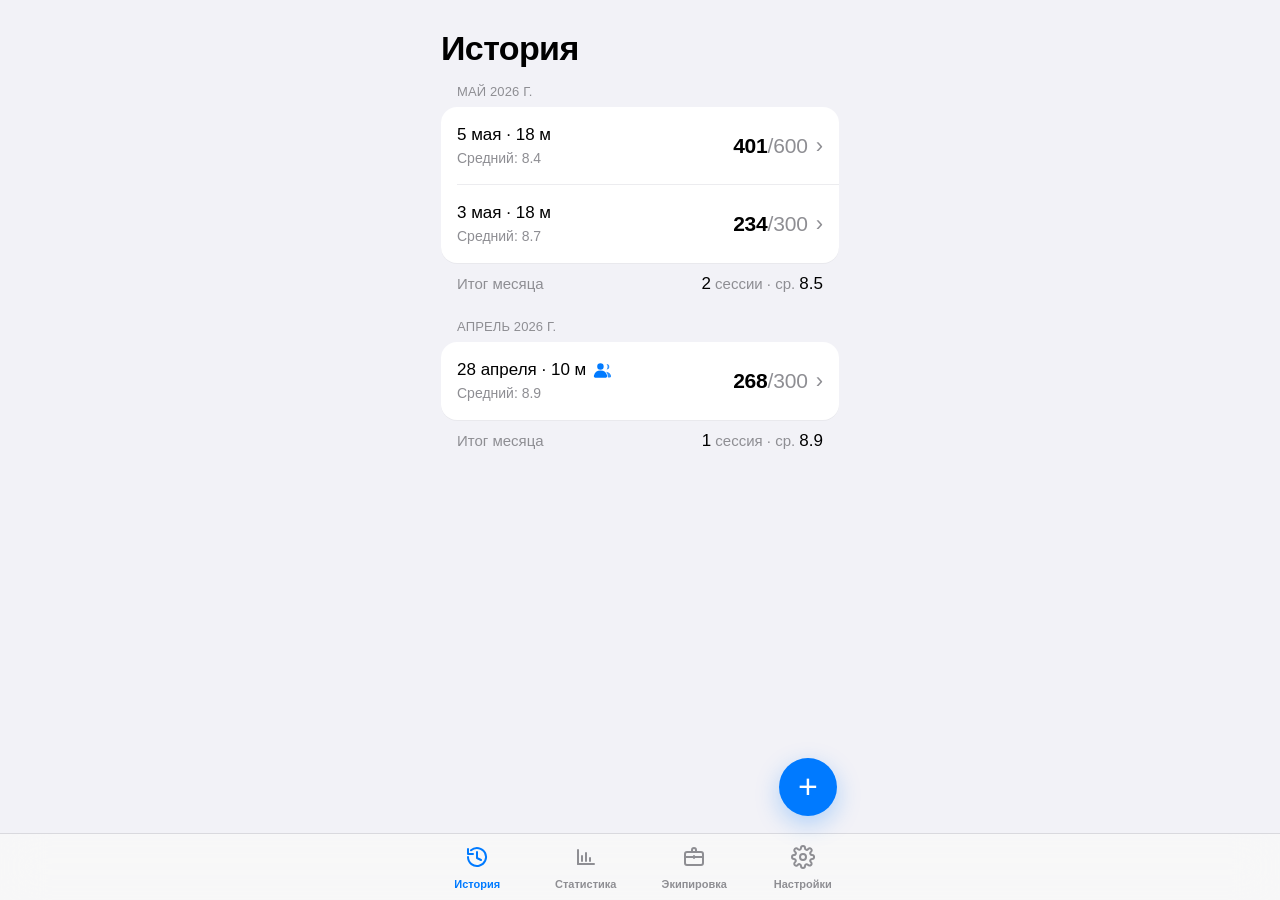
<file: index.html>
<!doctype html>
<html lang="ru">
<head>
  <meta charset="utf-8" />
  <meta name="viewport" content="width=device-width, initial-scale=1, viewport-fit=cover" />
  <title>Журнал лучника</title>
  <meta name="description" content="PWA-журнал для учета лучных тренировок, сессий, статистики и экипировки." />
  <meta name="theme-color" content="#f2f2f7" media="(prefers-color-scheme: light)" />
  <meta name="theme-color" content="#000000" media="(prefers-color-scheme: dark)" />
  <meta name="color-scheme" content="light dark" />

  <link rel="manifest" href="./manifest.webmanifest" />
  <link rel="icon" href="./icons/icon-32.png" sizes="32x32" />
  <link rel="icon" href="./icons/icon-16.png" sizes="16x16" />
  <link rel="icon" href="./icons/icon.svg" type="image/svg+xml" />
  <link rel="apple-touch-icon" href="./icons/apple-touch-icon.png" />
  <link rel="apple-touch-icon" sizes="180x180" href="./icons/apple-touch-icon.png" />

  <meta name="mobile-web-app-capable" content="yes" />
  <meta name="apple-mobile-web-app-capable" content="yes" />
  <meta name="apple-mobile-web-app-title" content="Журнал лучника" />
  <meta name="apple-mobile-web-app-status-bar-style" content="black-translucent" />
  <style>
    :root{
      --bg:#f2f2f7; --card:#fff; --text:#000; --muted:#8e8e93; --line:#d9d9de;
      --accent:#ff3b30; --blue:#007aff; --chip:#eeeeef; --chip-active:#ffe3e2;
      --active-row:rgba(255,59,48,.055); --shadow:0 1px 0 rgba(0,0,0,.04);
      --safe-bottom: env(safe-area-inset-bottom, 0px); --field:#f2f2f7;
    }
    [data-theme="dark"]{
      --bg:#000; --card:#1c1c1e; --text:#fff; --muted:#8e8e93; --line:#38383a;
      --accent:#ff453a; --blue:#0a84ff; --chip:#2c2c2e; --chip-active:#3a2423;
      --active-row:rgba(255,69,58,.12); --shadow:none; --field:#2c2c2e;
    }
    *{box-sizing:border-box;-webkit-tap-highlight-color:transparent}
    body{margin:0;background:var(--bg);color:var(--text);font-family:-apple-system,BlinkMacSystemFont,"SF Pro Text","SF Pro Display",Inter,Arial,sans-serif;font-size:17px;font-weight:400;}
    .app{max-width:430px;margin:0 auto;min-height:100vh;padding:10px 16px calc(320px + var(--safe-bottom));}
    .nav{height:48px;display:flex;align-items:center;justify-content:space-between;margin-bottom:6px;}
    .nav-btn{width:42px;height:42px;border:0;border-radius:50%;background:transparent;color:var(--blue);font-size:28px;line-height:1;display:grid;place-items:center;cursor:pointer;}
    .gear svg{width:24px;height:24px;display:block;stroke:currentColor;stroke-width:2;fill:none;stroke-linecap:round;stroke-linejoin:round}
    .title{text-align:center;font-weight:700;font-size:17px;line-height:22px;}
    .subtitle{text-align:center;color:var(--muted);font-size:14px;margin-top:2px;font-weight:500;}
    .summary{margin:14px 0 18px;text-align:center;}
    .summary .total{font-size:44px;line-height:48px;font-weight:700;letter-spacing:-1.1px;}
    .summary .denom{color:var(--muted);font-weight:600;}
    .summary .meta{color:var(--muted);font-size:15px;margin-top:4px;}.note-card{margin:0 0 18px;background:var(--card);border-radius:16px;box-shadow:var(--shadow);cursor:pointer;overflow:hidden}
    .note-row{min-height:54px;display:grid;grid-template-columns:1fr auto;align-items:center;gap:12px;padding:0 14px 0 16px}
    .note-title{font-size:17px;color:var(--text)}
    .note-value{display:flex;align-items:center;gap:8px;min-width:0;color:var(--muted);font-size:15px}
    .note-preview{max-width:170px;white-space:nowrap;overflow:hidden;text-overflow:ellipsis}
    .note-chevron{color:var(--muted);font-size:22px;font-weight:400}
    .note-screen{position:fixed;inset:0;background:var(--bg);z-index:55;transform:translateX(100%);transition:transform .25s ease;overflow:auto;padding:10px 16px calc(28px + var(--safe-bottom))}
    .note-screen.open{transform:translateX(0)}
    .note-editor{max-width:430px;margin:10px auto 0}
    .note-textarea{width:100%;min-height:calc(100vh - 92px - var(--safe-bottom));border:0;outline:0;resize:none;background:transparent;color:var(--text);font:inherit;font-size:19px;line-height:28px;padding:10px 0}
    .note-textarea::placeholder{color:var(--muted)}
    .section-title{font-size:13px;letter-spacing:.01em;text-transform:uppercase;color:var(--muted);margin:22px 16px 8px;font-weight:400;}
    .group{background:var(--card);border-radius:16px;overflow:hidden;box-shadow:var(--shadow);}
    .row{min-height:54px;display:grid;grid-template-columns:76px 1fr 48px;align-items:center;padding:0 14px 0 16px;position:relative;transition:background .18s ease;}.series-comment{display:grid;grid-template-columns:76px 1fr;padding:0 16px 10px 16px;background:var(--card);position:relative;color:var(--muted);font-size:15px;line-height:20px;cursor:pointer}.series-comment::after{content:"";position:absolute;left:16px;right:0;bottom:0;height:1px;background:var(--line);transform:scaleY(.5);transform-origin:bottom}.series-comment-text{white-space:nowrap;overflow:hidden;text-overflow:ellipsis}.series-comment-empty{color:var(--muted);opacity:.72}
    .row:not(:last-child)::after,.setting-row:not(:last-child)::after{content:"";position:absolute;left:16px;right:0;bottom:0;height:1px;background:var(--line);transform:scaleY(.5);transform-origin:bottom;}
    .row.active{background:var(--active-row)}
    .row-label{font-size:17px;font-weight:400;color:var(--muted);}
    .arrows{display:flex;justify-content:center;gap:8px;}
    .shot{width:38px;height:38px;border-radius:19px;background:var(--chip);display:grid;place-items:center;font-size:17px;font-weight:500;color:var(--text);border:1px solid transparent;cursor:pointer;transition:background .16s ease,color .16s ease,border-color .16s ease,transform .08s ease;}
    .shot:active{transform:scale(.96)} .shot.empty{color:var(--muted);font-weight:400}.shot.active{transform:scale(1.04);box-shadow:0 0 0 2px rgba(10,132,255,.28),0 4px 12px rgba(10,132,255,.12);}
    .score{text-align:right;color:var(--muted);font-size:17px;font-weight:400}.score.done{color:var(--text)}.row.active .score.done{font-weight:600}
    .round-result{padding:10px 16px 2px;color:var(--muted);font-size:15px;line-height:22px;display:flex;justify-content:space-between;gap:12px}.round-result b{color:var(--text);font-size:17px;font-weight:500}.round-result.active-round b{font-weight:600}
    .assistant{position:fixed;left:0;right:0;bottom:0;background:rgba(242,242,247,.9);backdrop-filter:blur(22px);-webkit-backdrop-filter:blur(22px);border-top:1px solid var(--line);padding:10px 12px calc(10px + var(--safe-bottom));z-index:20}.assistant.hidden{display:none}[data-theme="dark"] .assistant{background:rgba(28,28,30,.88)}
    .keyboard{max-width:430px;margin:0 auto;display:grid;grid-template-columns:repeat(4,1fr);gap:8px}.key{height:48px;border:0;border-radius:14px;background:var(--card);color:var(--text);font-size:19px;font-weight:700;box-shadow:0 1px 0 rgba(0,0,0,.08);cursor:pointer;transition:transform .08s ease,filter .12s ease}.key:active{transform:scale(.97);filter:brightness(.96)}.key.yellow{background:#ffd60a;color:#111}.key.red{background:#ff3b30;color:#fff}.key.blue{background:#0a84ff;color:#fff}.key.black{background:#111;color:#fff}.key.white{background:#fff;color:#111;border:1px solid rgba(0,0,0,.12)}.key.done{grid-column:span 4;color:var(--blue);font-weight:700;background:var(--card)}
    .settings-screen{position:fixed;inset:0;background:var(--bg);z-index:40;transform:translateX(100%);transition:transform .25s ease;overflow:auto;padding:10px 16px calc(28px + var(--safe-bottom));}.settings-screen.open{transform:translateX(0)}
    .settings-nav{max-width:430px;margin:0 auto;height:48px;display:flex;align-items:center;justify-content:space-between}.settings-nav .title{position:absolute;left:50%;transform:translateX(-50%)}.settings-content{max-width:430px;margin:0 auto}.setting-row{min-height:52px;display:grid;grid-template-columns:1fr auto;align-items:center;gap:14px;padding:0 16px;position:relative}.setting-label{font-size:17px}.setting-value{color:var(--muted);font-size:17px;display:flex;align-items:center;gap:8px}.text-input,.date-input{border:0;background:transparent;color:var(--muted);font:inherit;text-align:right;outline:0;max-width:210px}.text-input::placeholder{color:var(--muted)}.date-input{appearance:none;-webkit-appearance:none}.segmented{display:flex;background:var(--field);border-radius:9px;padding:2px;gap:2px}.segmented button{border:0;background:transparent;color:var(--text);font:inherit;font-size:15px;min-width:54px;height:30px;border-radius:7px;cursor:pointer}.segmented button.active{background:var(--card);box-shadow:0 1px 3px rgba(0,0,0,.12)}
    .switch{width:52px;height:32px;border-radius:999px;background:#c7c7cc;padding:2px;cursor:pointer}.switch::before{content:"";display:block;width:28px;height:28px;border-radius:50%;background:#fff;box-shadow:0 2px 6px rgba(0,0,0,.24);transition:.2s}.switch.on{background:#34c759}.switch.on::before{transform:translateX(20px)}
    .shot.yellow{background:#ffd60a;color:#111}
    .shot.red{background:#ff3b30;color:#fff}
    .shot.blue{background:#0a84ff;color:#fff}
    .shot.black{background:#111;color:#fff}
    .shot.white{background:#fff;color:#111;border-color:rgba(0,0,0,.12)}
  
    .screen{display:none}
    .screen.active{display:block}
    .root-app{max-width:430px;margin:0 auto;min-height:100vh;padding:10px 16px calc(96px + var(--safe-bottom));}
    .large-title{font-size:34px;line-height:40px;font-weight:700;letter-spacing:-.6px;margin:18px 0 16px;}
    .empty-state{margin:34px 16px;color:var(--muted);font-size:17px;line-height:24px;text-align:center}
    .history-item{min-height:78px;display:grid;grid-template-columns:1fr auto;align-items:center;gap:12px;padding:12px 16px;position:relative;cursor:pointer}
    .history-item:not(:last-child)::after{content:"";position:absolute;left:16px;right:0;bottom:0;height:1px;background:var(--line);transform:scaleY(.5);transform-origin:bottom}
    .history-main{font-size:17px;font-weight:500;line-height:22px;display:flex;align-items:center;gap:7px}
    .history-sub{color:var(--muted);font-size:14px;line-height:19px;margin-top:2px}
    .history-score{font-size:21px;font-weight:700;color:var(--text);letter-spacing:-.2px;white-space:nowrap}
    .history-score .max{color:var(--muted);font-weight:500}
    .history-meta{color:var(--muted);font-size:14px;line-height:19px;margin-top:3px;display:flex;align-items:center;gap:6px;flex-wrap:wrap}
    .competition-badge{display:inline-flex;align-items:center;color:var(--blue)}
    .competition-badge svg{width:19px;height:19px;fill:currentColor;display:block}
    .history-month{margin-top:22px}
    .history-month:first-child{margin-top:0}
    .month-title{font-size:13px;letter-spacing:.01em;text-transform:uppercase;color:var(--muted);margin:0 16px 8px;font-weight:400}
    .month-result{padding:10px 16px 2px;color:var(--muted);font-size:15px;line-height:22px;display:flex;justify-content:space-between;gap:12px}
    .month-result b{color:var(--text);font-size:17px;font-weight:500}
    .chevron{color:var(--muted);font-size:22px;font-weight:400;margin-left:8px}
    .tabbar{position:fixed;left:0;right:0;bottom:0;z-index:30;background:rgba(248,248,248,.86);backdrop-filter:blur(22px);-webkit-backdrop-filter:blur(22px);border-top:1px solid var(--line);padding:6px 8px calc(6px + var(--safe-bottom))}
    [data-theme="dark"] .tabbar{background:rgba(28,28,30,.88)}
    .tabs{max-width:430px;margin:0 auto;display:grid;grid-template-columns:repeat(3,1fr);gap:4px}
    .tab{height:54px;border:0;background:transparent;color:var(--muted);font:inherit;font-size:11px;font-weight:600;display:grid;place-items:center;gap:2px;cursor:pointer}
    .tab svg{width:24px;height:24px;stroke:currentColor;stroke-width:2;fill:none;stroke-linecap:round;stroke-linejoin:round}
    .tab.active{color:var(--blue)}
    .fab{position:fixed;right:max(18px,calc((100vw - 430px)/2 + 18px));bottom:calc(84px + var(--safe-bottom));z-index:31;width:58px;height:58px;border:0;border-radius:50%;background:var(--blue);color:#fff;font-size:34px;line-height:58px;display:flex;align-items:center;justify-content:center;padding:0 0 3px;box-shadow:0 8px 24px rgba(0,122,255,.28);cursor:pointer}
    .fab:active{transform:scale(.96)}
    .create-screen{position:fixed;inset:0;background:var(--bg);z-index:50;transform:translateY(100%);transition:transform .25s ease;overflow:auto;padding:10px 16px calc(28px + var(--safe-bottom))}
    .create-screen.open{transform:translateY(0)}
    .primary-btn{width:100%;height:52px;border:0;border-radius:14px;background:var(--blue);color:#fff;font:inherit;font-size:17px;font-weight:700;margin-top:22px;cursor:pointer}
    .primary-btn:active{transform:scale(.99)}
    .session-mode .tabbar,.session-mode .fab{display:none}
    .root-mode .assistant{display:none}
    .root-mode:not(.history-tab) .fab{display:none}

  
    .row.has-comment::after{display:none !important}
    .series-comment{
      display:block !important;
      padding:0 16px 12px 16px !important;
      margin-top:-2px;
      background:var(--card);
      color:var(--muted);
      font-size:15px;
      line-height:20px;
      cursor:pointer;
      text-align:left !important;
      position:relative;
      z-index:2;
    }
    .series-comment::after{display:none !important}
    .series-comment-text{
      display:block;
      white-space:nowrap;
      overflow:hidden;
      text-overflow:ellipsis;
      text-align:left !important;
      padding-left:0 !important;
      margin-left:0 !important;
    }
    .series-comment-empty{color:var(--muted);opacity:.72}

  
    .series-comment{
      display:block !important;
      padding:0 16px 12px 16px !important;
      margin-top:-2px;
      background:var(--card);
      position:relative;
      z-index:2;
      text-align:left !important;
    }
    .series-comment::after{display:none !important}
    .series-comment-input{
      display:block;
      width:100%;
      min-height:20px;
      border:0;
      outline:0;
      background:transparent;
      color:var(--muted);
      font:inherit;
      font-size:15px;
      line-height:20px;
      padding:0;
      margin:0;
      text-align:left;
      resize:none;
      overflow:hidden;
      white-space:pre-wrap;
      -webkit-appearance:none;
      appearance:none;
    }
    .series-comment-input::placeholder{color:var(--muted);opacity:.72}
    .series-clear{
      display:block;
      padding:0 16px 12px 16px;
      margin-top:-2px;
      background:var(--card);
      color:#ff3b30;
      font-size:15px;
      line-height:20px;
      cursor:pointer;
      text-align:left;
      position:relative;
      z-index:2;
    }
    [data-theme="dark"] .series-clear{color:#ff453a}

  
    .segmented button.disabled{opacity:.38}
    .setting-row.with-helper{min-height:64px;grid-template-rows:auto auto;padding-top:9px;padding-bottom:8px}
    .setting-row.with-helper .setting-label{align-self:start;padding-top:7px}
    .setting-row.with-helper .segmented{align-self:start}
    .setting-helper{grid-column:1 / -1;color:var(--muted);font-size:12px;line-height:16px;margin-top:5px;padding-left:0}


    .stats-segmented{
      display:flex;
      background:#d9d9df;
      border:0;
      border-radius:18px;
      padding:3px;
      gap:0;
      margin:0 0 18px;
      overflow:hidden;
      box-shadow:inset 0 0 0 1px rgba(0,0,0,.03);
    }
    [data-theme="dark"] .stats-segmented{background:#2c2c2e;box-shadow:inset 0 0 0 1px rgba(255,255,255,.04)}
    .stats-segmented button{
      flex:1;
      height:34px;
      border:0;
      border-radius:15px;
      background:transparent;
      color:var(--text);
      font:inherit;
      font-size:15px;
      font-weight:600;
      cursor:pointer;
      white-space:nowrap;
      transition:background .16s ease, box-shadow .16s ease, color .16s ease;
    }
    .stats-segmented button.active{
      background:var(--card);
      color:var(--text);
      box-shadow:0 1px 3px rgba(0,0,0,.14);
    }
    [data-theme="dark"] .stats-segmented button.active{box-shadow:0 1px 3px rgba(0,0,0,.34)}
    .stats-card{background:var(--card);border-radius:18px;box-shadow:var(--shadow);padding:16px;margin:0 0 14px;overflow:hidden}
    .stats-card-title{font-size:13px;text-transform:uppercase;letter-spacing:.01em;color:var(--muted);margin-bottom:7px}
    .stats-hero{display:flex;align-items:flex-end;justify-content:space-between;gap:12px;margin-bottom:12px}
    .stats-hero-value{font-size:34px;line-height:38px;font-weight:700;letter-spacing:-.6px}
    .stats-hero-sub{font-size:14px;line-height:19px;color:var(--muted);text-align:right}
    .stats-chart{width:100%;height:210px;display:block;margin-top:4px}
    .stats-chart text{font-family:-apple-system,BlinkMacSystemFont,"SF Pro Text",Arial,sans-serif;fill:var(--muted);font-size:11px}
    .stats-empty{padding:24px 10px;color:var(--muted);font-size:16px;line-height:23px;text-align:center}
    .stats-grid{display:grid;grid-template-columns:1fr 1fr;gap:12px;margin-bottom:14px}
    .mini-card{background:var(--card);border-radius:18px;box-shadow:var(--shadow);padding:14px;min-height:96px}
    .mini-label{color:var(--muted);font-size:13px;line-height:18px;margin-bottom:5px}
    .mini-value{font-size:25px;line-height:30px;font-weight:700;letter-spacing:-.3px}
    .mini-note{color:var(--muted);font-size:13px;line-height:18px;margin-top:4px}
    .stats-list-row{display:grid;grid-template-columns:1fr auto;gap:10px;align-items:center;min-height:44px;position:relative;padding:8px 0}
    .stats-list-row:not(:last-child)::after{content:"";position:absolute;left:0;right:-16px;bottom:0;height:1px;background:var(--line);transform:scaleY(.5);transform-origin:bottom}
    .stats-list-main{font-size:16px;line-height:21px}
    .stats-list-sub{color:var(--muted);font-size:13px;line-height:18px;margin-top:1px}
    .stats-list-value{font-size:17px;font-weight:600;white-space:nowrap}
    .spark-bars{height:76px;display:flex;align-items:flex-end;gap:4px;margin-top:12px}
    .spark-bar{flex:1;min-width:5px;border-radius:5px 5px 2px 2px;background:var(--blue);opacity:.82}


    .tabs{grid-template-columns:repeat(4,1fr)}
    .equipment-hero{background:var(--card);border-radius:20px;box-shadow:var(--shadow);padding:18px 16px;margin:0 0 18px;cursor:pointer;position:relative;overflow:hidden}
    .equipment-hero::after{content:'›';position:absolute;right:16px;top:50%;transform:translateY(-50%);color:var(--muted);font-size:28px;font-weight:400}
    .equipment-kicker{color:var(--muted);font-size:13px;text-transform:uppercase;letter-spacing:.01em;margin-bottom:7px}
    .equipment-title{font-size:26px;line-height:31px;font-weight:700;letter-spacing:-.4px;padding-right:26px}
    .equipment-sub{color:var(--muted);font-size:15px;line-height:21px;margin-top:4px;padding-right:26px}
    .equipment-pill-row{display:flex;gap:8px;flex-wrap:wrap;margin-top:13px;padding-right:26px}
    .equipment-pill{background:var(--field);border-radius:999px;padding:6px 10px;color:var(--text);font-size:13px;font-weight:600}
    .equipment-row{min-height:58px;display:grid;grid-template-columns:1fr auto;align-items:center;gap:12px;padding:10px 16px;position:relative;cursor:pointer}
    .equipment-row:not(:last-child)::after{content:"";position:absolute;left:16px;right:0;bottom:0;height:1px;background:var(--line);transform:scaleY(.5);transform-origin:bottom}
    .equipment-row-main{font-size:17px;line-height:22px}
    .equipment-row-sub{color:var(--muted);font-size:14px;line-height:19px;margin-top:1px}
    .equipment-row-value{color:var(--muted);font-size:16px;display:flex;align-items:center;gap:7px;white-space:nowrap;max-width:170px;overflow:hidden;text-overflow:ellipsis}
    .equipment-chev{color:var(--muted);font-size:22px;font-weight:400}
    .equipment-screen{position:fixed;inset:0;background:var(--bg);z-index:45;transform:translateX(100%);transition:transform .25s ease;overflow:auto;padding:10px 16px calc(28px + var(--safe-bottom))}
    .equipment-screen.open{transform:translateX(0)}
    .equipment-content{max-width:430px;margin:0 auto}
    .equipment-detail-head{margin:14px 0 18px;text-align:center}
    .equipment-detail-title{font-size:34px;line-height:40px;font-weight:700;letter-spacing:-.7px}
    .equipment-detail-sub{color:var(--muted);font-size:15px;line-height:21px;margin-top:3px}

    .equipment-form-input{width:100%;border:0;outline:0;background:transparent;color:var(--text);font:inherit;font-size:17px;text-align:right;min-width:120px}
    .equipment-form-input::placeholder{color:var(--muted)}
    .equipment-select-row{min-height:54px;display:grid;grid-template-columns:1fr auto;align-items:center;gap:12px;padding:0 16px;position:relative;cursor:pointer}
    .equipment-select-row:not(:last-child)::after{content:"";position:absolute;left:16px;right:0;bottom:0;height:1px;background:var(--line);transform:scaleY(.5);transform-origin:bottom}
    .equipment-select-row.selected .equipment-row-main{color:var(--blue);font-weight:600}
    .equipment-check{color:var(--blue);font-size:20px;font-weight:700}
    .danger-text{color:#ff3b30}[data-theme="dark"] .danger-text{color:#ff453a}
    .value-row{min-height:52px;display:grid;grid-template-columns:1fr auto;align-items:center;gap:12px;padding:0 16px;position:relative}
    .value-row:not(:last-child)::after{content:"";position:absolute;left:16px;right:0;bottom:0;height:1px;background:var(--line);transform:scaleY(.5);transform-origin:bottom}
    .value-label{font-size:17px}.value-text{color:var(--muted);font-size:16px;text-align:right;max-width:210px;white-space:nowrap;overflow:hidden;text-overflow:ellipsis}


    .equipment-root-nav{display:flex;align-items:center;justify-content:space-between;margin:18px 0 12px}
    .equipment-root-nav .large-title{margin:0}
    .equipment-add-btn{width:42px;height:42px;border:0;border-radius:50%;background:transparent;color:var(--blue);font-size:34px;line-height:38px;display:grid;place-items:center;cursor:pointer;padding:0 0 4px}
    .equipment-tabs{display:flex;background:var(--field);border-radius:10px;padding:2px;gap:2px;margin:0 0 18px}
    .equipment-tabs button{flex:1;border:0;background:transparent;color:var(--text);font:inherit;font-size:15px;height:32px;border-radius:8px;cursor:pointer}
    .equipment-tabs button.active{background:var(--card);box-shadow:0 1px 3px rgba(0,0,0,.12)}
    .arrow-card{min-height:82px;display:grid;grid-template-columns:1fr auto;align-items:center;gap:12px;padding:13px 16px;position:relative;cursor:pointer}
    .arrow-card:not(:last-child)::after{content:"";position:absolute;left:16px;right:0;bottom:0;height:1px;background:var(--line);transform:scaleY(.5);transform-origin:bottom}
    .arrow-card-title{font-size:17px;font-weight:600;line-height:22px}
    .arrow-card-sub{color:var(--muted);font-size:14px;line-height:19px;margin-top:3px}
    .arrow-card-count{font-size:22px;font-weight:700;color:var(--text);white-space:nowrap}
    .arrow-card-count span{color:var(--muted);font-size:14px;font-weight:500;margin-left:2px}
    .arrow-form-row{min-height:52px;display:block;position:relative;padding:0 16px;background:var(--card)}
    .arrow-form-row:not(:last-child)::after{content:"";position:absolute;left:16px;right:0;bottom:0;height:1px;background:var(--line);transform:scaleY(.5);transform-origin:bottom}
    .arrow-form-input{width:100%;height:52px;border:0;outline:0;background:transparent;color:var(--text);font:inherit;font-size:17px;padding:0;text-align:left;-webkit-appearance:none;appearance:none}
    .arrow-form-input::placeholder{color:var(--muted)}
    .equipment-empty{margin:34px 16px;color:var(--muted);font-size:17px;line-height:24px;text-align:center}
    .equipment-delete-row{width:100%;min-height:52px;display:flex;align-items:center;padding:0 16px;color:#ff3b30;cursor:pointer;font-size:17px;border:0;background:transparent;text-align:left;font-family:inherit}
    .delete-group{margin-top:24px}
    [data-theme="dark"] .equipment-delete-row{color:#ff453a}



    /* Equipment arrows v5 refinements */
    .equipment-tabs{
      display:flex;
      background:transparent;
      border:1px solid var(--blue);
      border-radius:10px;
      padding:1px;
      gap:0;
      margin:0 0 18px;
      overflow:hidden;
    }
    .equipment-tabs button{
      flex:1;
      border:0;
      background:transparent;
      color:var(--blue);
      font:inherit;
      font-size:15px;
      font-weight:600;
      height:32px;
      border-radius:8px;
      cursor:pointer;
    }
    .equipment-tabs button.active{
      background:var(--blue);
      color:#fff;
      box-shadow:none;
    }
    .arrow-card{grid-template-columns:1fr 22px;min-height:76px}
    .arrow-card-chevron{color:var(--muted);font-size:22px;font-weight:400;text-align:right}
    .arrow-form-row{
      min-height:52px;
      display:grid;
      grid-template-columns:minmax(118px,42%) 1fr;
      align-items:center;
      gap:12px;
      position:relative;
      padding:0 16px;
      background:var(--card);
    }
    .arrow-form-label{font-size:17px;color:var(--text);line-height:22px;white-space:nowrap;overflow:hidden;text-overflow:ellipsis}
    .arrow-form-input{height:52px;text-align:right;color:var(--text);min-width:0}
    .arrow-form-input::placeholder{color:var(--muted)}


    /* Equipment arrows v6 — iOS Calendar-like segmented control */
    .equipment-tabs{
      display:flex !important;
      background:#d9d9df !important;
      border:0 !important;
      border-radius:18px !important;
      padding:3px !important;
      gap:0 !important;
      margin:0 0 18px !important;
      overflow:hidden !important;
      box-shadow:inset 0 0 0 1px rgba(0,0,0,.03) !important;
    }
    [data-theme="dark"] .equipment-tabs{background:#2c2c2e !important;box-shadow:inset 0 0 0 1px rgba(255,255,255,.04) !important}
    .equipment-tabs button{
      flex:1 !important;
      height:34px !important;
      border:0 !important;
      border-radius:15px !important;
      background:transparent !important;
      color:var(--text) !important;
      font:inherit !important;
      font-size:16px !important;
      font-weight:600 !important;
      cursor:pointer !important;
      transition:background .16s ease, box-shadow .16s ease, color .16s ease !important;
    }
    .equipment-tabs button.active{
      background:var(--card) !important;
      color:var(--text) !important;
      box-shadow:0 1px 3px rgba(0,0,0,.14) !important;
    }
    [data-theme="dark"] .equipment-tabs button.active{box-shadow:0 1px 3px rgba(0,0,0,.34) !important}
    .arrow-form-input::placeholder{color:transparent !important}


    .bow-add-group{margin-top:12px}.add-block-row{min-height:58px;display:flex;align-items:center;gap:14px;padding:0 16px;background:var(--card);border:0;width:100%;font:inherit;color:var(--text);cursor:pointer;text-align:left}
    .add-block-row:not(:last-child){position:relative}
    .add-block-row:not(:last-child)::after{content:"";position:absolute;left:16px;right:0;bottom:0;height:1px;background:var(--line);transform:scaleY(.5);transform-origin:bottom}
    .add-circle{width:28px;height:28px;border-radius:50%;background:#34c759;color:#fff;display:grid;place-items:center;font-size:25px;line-height:25px;font-weight:500;flex:0 0 28px;padding-bottom:2px}
    .bow-component-head{min-height:52px;display:grid;grid-template-columns:1fr auto;align-items:center;gap:12px;padding:0 16px;background:var(--card);position:relative}
    .bow-component-title{font-size:17px;font-weight:500}
    .bow-component-collapse{border:0;background:transparent;color:var(--muted);font:inherit;font-size:22px;cursor:pointer;padding:0 0 2px}

</style>
</head>
<body class="root-mode history-tab">
  <section class="screen active" id="historyScreen">
    <main class="root-app">
      <div class="large-title">История</div>
      <div id="historyList"></div>
    </main>
  </section>

  <section class="screen" id="statsScreen">
    <main class="root-app">
      <div class="large-title">Статистика</div>
      <div class="stats-segmented" id="statsPeriodSeg" aria-label="Период статистики">
        <button class="active" data-period="week">Неделя</button>
        <button data-period="month">Месяц</button>
        <button data-period="quarter">Квартал</button>
        <button data-period="year">Год</button>
      </div>
      <div id="statsContent"></div>
    </main>
  </section>


  <section class="screen" id="equipmentScreen">
    <main class="root-app">
      <div class="equipment-root-nav"><div class="large-title">Экипировка</div><button class="equipment-add-btn" id="equipmentAddBtn" data-eq-action="addEquipmentCurrent" aria-label="Добавить">+</button></div>
      <div id="equipmentContent"></div>
    </main>
  </section>

  <section class="screen" id="rootSettingsScreen">
    <main class="root-app">
      <div class="large-title">Настройки</div>
      <section class="group">
        <div class="setting-row"><span class="setting-label">Тёмная тема</span><div class="switch" id="rootThemeSwitch" role="switch" aria-checked="false"></div></div>
      </section>

      <div class="section-title">Данные</div>
      <section class="group">
        <button class="equipment-delete-row" id="importHistoryButton" type="button" style="color:var(--blue)">Импортировать историю</button>
        <button class="equipment-delete-row" id="exportHistoryButton" type="button" style="color:var(--blue)">Экспортировать историю</button>
        <button class="equipment-delete-row" id="importEquipmentButton" type="button" style="color:var(--blue)">Импортировать экипировку</button>
        <button class="equipment-delete-row" id="exportEquipmentButton" type="button" style="color:var(--blue)">Экспортировать экипировку</button>
        <button class="equipment-delete-row" id="resetAppButton" type="button">Очистить</button>
      </section>

      <input type="file" id="importHistoryInput" accept=".json" style="display:none">
      <input type="file" id="importEquipmentInput" accept=".json" style="display:none">
    </main>
  </section>

  <section class="screen" id="sessionScreen">
<main class="app" id="app">
    <header class="nav">
      <button class="nav-btn" id="backToHistory" aria-label="Назад">‹</button>
      <div><div class="title">Сессия</div><div class="subtitle" id="subtitle"></div></div>
      <button class="nav-btn gear" id="openSettings" aria-label="Настройки"><svg viewBox="0 0 24 24"><circle cx="12" cy="12" r="3"></circle><path d="M19.4 15a1.7 1.7 0 0 0 .3 1.9l.1.1a2 2 0 1 1-2.8 2.8l-.1-.1a1.7 1.7 0 0 0-1.9-.3 1.7 1.7 0 0 0-1 1.6V21a2 2 0 1 1-4 0v-.1a1.7 1.7 0 0 0-1-1.6 1.7 1.7 0 0 0-1.9.3l-.1.1A2 2 0 1 1 4.2 17l.1-.1a1.7 1.7 0 0 0 .3-1.9 1.7 1.7 0 0 0-1.6-1H3a2 2 0 1 1 0-4h.1a1.7 1.7 0 0 0 1.6-1 1.7 1.7 0 0 0-.3-1.9l-.1-.1A2 2 0 1 1 7 4.2l.1.1a1.7 1.7 0 0 0 1.9.3 1.7 1.7 0 0 0 1-1.6V3a2 2 0 1 1 4 0v.1a1.7 1.7 0 0 0 1 1.6 1.7 1.7 0 0 0 1.9-.3l.1-.1A2 2 0 1 1 19.8 7l-.1.1a1.7 1.7 0 0 0-.3 1.9 1.7 1.7 0 0 0 1.6 1h.1a2 2 0 1 1 0 4H21a1.7 1.7 0 0 0-1.6 1z"></path></svg></button>
    </header>

    <section class="summary"><div class="total"><span id="totalScore">0</span><span class="denom" id="totalDenom"> / 600</span></div><div class="meta">Средний: <span id="avgScore">0.0</span> · 10: <span id="allTens">0</span> · 9: <span id="allNines">0</span></div></section>
    <section class="note-card" id="noteCard"><div class="note-row"><div class="note-title">Заметка</div><div class="note-value"><span class="note-preview" id="noteContent"></span><span class="note-chevron">›</span></div></div></section>
    <div id="rounds"></div>
  </main>

  
  </section>

<aside class="assistant" id="assistant" aria-label="Клавиатура результатов"><div class="keyboard">
    <button class="key yellow" data-v="X">X</button><button class="key yellow" data-v="10">10</button><button class="key yellow" data-v="9">9</button><button class="key red" data-v="8">8</button>
    <button class="key red" data-v="7">7</button><button class="key blue" data-v="6">6</button><button class="key blue" data-v="5">5</button><button class="key black" data-v="4">4</button>
    <button class="key black" data-v="3">3</button><button class="key white" data-v="2">2</button><button class="key white" data-v="1">1</button><button class="key white" data-v="M">M</button>
    <button class="key done" data-v="done">Готово</button></div></aside>

  

  <nav class="tabbar" aria-label="Основное меню">
    <div class="tabs">
      <button class="tab active" data-tab="history"><svg viewBox="0 0 24 24"><path d="M3 12a9 9 0 1 0 3-6.7"></path><path d="M3 4v5h5"></path><path d="M12 7v6l4 2"></path></svg><span>История</span></button>
      <button class="tab" data-tab="stats"><svg viewBox="0 0 24 24"><path d="M4 19V5"></path><path d="M4 19h16"></path><path d="M8 16v-5"></path><path d="M12 16V8"></path><path d="M16 16v-3"></path></svg><span>Статистика</span></button>
      <button class="tab" data-tab="equipment"><svg viewBox="0 0 24 24"><path d="M10 6V5a2 2 0 0 1 2-2h0a2 2 0 0 1 2 2v1"></path><path d="M5 7h14a2 2 0 0 1 2 2v9a2 2 0 0 1-2 2H5a2 2 0 0 1-2-2V9a2 2 0 0 1 2-2Z"></path><path d="M3 12h18"></path><path d="M12 11v2"></path></svg><span>Экипировка</span></button>
      <button class="tab" data-tab="settings"><svg viewBox="0 0 24 24"><circle cx="12" cy="12" r="3"></circle><path d="M19.4 15a1.7 1.7 0 0 0 .3 1.9l.1.1a2 2 0 1 1-2.8 2.8l-.1-.1a1.7 1.7 0 0 0-1.9-.3 1.7 1.7 0 0 0-1 1.6V21a2 2 0 1 1-4 0v-.1a1.7 1.7 0 0 0-1-1.6 1.7 1.7 0 0 0-1.9.3l-.1.1A2 2 0 1 1 4.2 17l.1-.1a1.7 1.7 0 0 0 .3-1.9 1.7 1.7 0 0 0-1.6-1H3a2 2 0 1 1 0-4h.1a1.7 1.7 0 0 0 1.6-1 1.7 1.7 0 0 0-.3-1.9l-.1-.1A2 2 0 1 1 7 4.2l.1.1a1.7 1.7 0 0 0 1.9.3 1.7 1.7 0 0 0 1-1.6V3a2 2 0 1 1 4 0v.1a1.7 1.7 0 0 0 1 1.6 1.7 1.7 0 0 0 1.9-.3l.1-.1A2 2 0 1 1 19.8 7l-.1.1a1.7 1.7 0 0 0-.3 1.9 1.7 1.7 0 0 0 1.6 1h.1a2 2 0 1 1 0 4H21a1.7 1.7 0 0 0-1.6 1z"></path></svg><span>Настройки</span></button>
    </div>
  </nav>

  <button class="fab" id="createFab" aria-label="Создать сессию">+</button>


<section class="equipment-screen" id="equipmentDetailScreen" aria-label="Комплект экипировки">
  <div class="settings-nav"><button class="nav-btn" id="closeEquipmentDetail">‹</button><div class="title" id="equipmentDetailNavTitle">Комплект</div><button class="nav-btn" id="equipmentEditBtn" style="font-size:17px;width:auto;padding:0 4px">Править</button></div>
  <div class="equipment-content" id="equipmentDetailContent"></div>
</section>

<section class="settings-screen" id="settingsScreen" aria-label="Настройки тренировки">
    <div class="settings-nav"><button class="nav-btn" id="closeSettings">‹</button><div class="title">Настройки</div><button class="nav-btn" id="saveSettings" style="font-size:17px;width:auto;padding:0 4px">Готово</button></div>
    <div class="settings-content">
      <div class="section-title">Тренировка</div>
      <section class="group">
        <label class="setting-row"><span class="setting-label">Дата</span><input class="date-input" id="dateInput" type="date"></label>
        <label class="setting-row"><span class="setting-label">Место</span><input class="text-input" id="placeInput" type="text" placeholder="Не указано"></label>
        <div class="setting-row"><span class="setting-label">Дистанция</span><div class="segmented" id="distanceSeg"><button data-value="10">10 м</button><button data-value="18">18 м</button></div></div>
        <div class="setting-row with-helper"><span class="setting-label">Выстрелы</span><div class="segmented" id="shotsSeg"><button data-value="30">30</button><button data-value="60">60</button></div><div class="setting-helper" id="shotsWarning" style="display:none"></div></div>
        <div class="setting-row"><span class="setting-label">Соревнование</span><div class="switch" id="competitionSwitch" role="switch" aria-checked="false"></div></div>
        <div class="setting-row"><span class="setting-label">Лук</span><select class="text-input" id="sessionBowSelect"></select></div>
        <div class="setting-row"><span class="setting-label">Стрелы</span><select class="text-input" id="sessionArrowSelect"></select></div>
      </section>
    </div>
  </section>


  <section class="create-screen" id="createScreen" aria-label="Создание сессии">
    <div class="settings-nav"><button class="nav-btn" id="closeCreate">‹</button><div class="title">Новая сессия</div><button class="nav-btn" id="createDoneTop" style="font-size:17px;width:auto;padding:0 4px">Создать</button></div>
    <div class="settings-content">
      <div class="section-title">Параметры</div>
      <section class="group">
        <label class="setting-row"><span class="setting-label">Дата</span><input class="date-input" id="createDateInput" type="date"></label>
        <div class="setting-row"><span class="setting-label">Дистанция</span><div class="segmented" id="createDistanceSeg"><button data-value="10">10 м</button><button data-value="18">18 м</button></div></div>
        <div class="setting-row"><span class="setting-label">Выстрелы</span><div class="segmented" id="createShotsSeg"><button data-value="30">30</button><button data-value="60">60</button></div></div>
        <div class="setting-row"><span class="setting-label">Соревнование</span><div class="switch" id="createCompetitionSwitch" role="switch" aria-checked="false"></div></div>
        <div class="setting-row"><span class="setting-label">Лук</span><select class="text-input" id="createBowSelect"></select></div>
        <div class="setting-row"><span class="setting-label">Стрелы</span><select class="text-input" id="createArrowSelect"></select></div>
        <label class="setting-row"><span class="setting-label">Место</span><input class="text-input" id="createPlaceInput" type="text" placeholder="Не указано"></label>
      </section>
      <button class="primary-btn" id="createSessionBtn">Создать</button>
    </div>
  </section>


  <section class="note-screen" id="noteScreen" aria-label="Заметка к сессии">
    <div class="settings-nav"><button class="nav-btn" id="closeNote">‹</button><div class="title">Заметка</div><button class="nav-btn" id="saveNote" style="font-size:17px;width:auto;padding:0 4px">Готово</button></div>
    <div class="note-editor">
      <textarea class="note-textarea" id="noteInput" placeholder="Введите заметку"></textarea>
    </div>
  </section>


  <section class="note-screen" id="seriesCommentScreen" aria-label="Комментарий к серии">
    <div class="settings-nav"><button class="nav-btn" id="closeSeriesComment">‹</button><div class="title" id="seriesCommentTitle">Комментарий</div><button class="nav-btn" id="saveSeriesComment" style="font-size:17px;width:auto;padding:0 4px">Готово</button></div>
    <div class="note-editor">
      <textarea class="note-textarea" id="seriesCommentInput" placeholder="Добавить комментарий к серии"></textarea>
    </div>
  </section>

<script>
let sessions=[
  {id:'s3',date:'2026-05-05',place:'',distance:18,shots:60,competition:false,bowId:'bow-bumblebee',arrowSetId:'arr-winning-bees',note:'Сегодня лучше получалась вторая половина тренировки. Нужно проверить стойку.',comments:{1:'Вторая стрела ушла вправо — поздний выпуск.'},seed:[[9,8,7],[7,8,8],[8,9,6],[9,7,7],['X',9,8],[8,9,9],[7,8,9],[9,9,8],[8,10,7],[9,8,8],[8,8,9],['X',9,9],[7,9,8],[8,8,8],[9,9,9],[10,8,9],[null,null,null],[null,null,null],[null,null,null],[null,null,null]]},
  {id:'s2',date:'2026-05-03',place:'Зал',distance:18,shots:30,competition:false,bowId:'bow-bumblebee',arrowSetId:'arr-winning-bees',seed:[[9,9,8],[8,8,9],[10,9,8],[7,9,9],[8,10,9],[9,8,8],[9,9,9],[10,8,9],[8,9,8],[null,null,null]]},
  {id:'s1',date:'2026-04-28',place:'',distance:10,shots:30,competition:true,bowId:'bow-bumblebee',arrowSetId:'arr-winning-bees',seed:[[10,9,9],[9,8,9],['X',10,9],[8,8,9],[9,9,8],[10,9,9],[8,9,10],[9,8,8],[10,9,8],[9,9,9]]}
];
let currentSessionId=sessions[0].id;
let session=sessions[0];
let seed=session.seed;
let keyboardVisible=false; let active=null;
let createDraft={distance:18,shots:60,competition:false,place:''};

const scoreVal=v=>v==='M'||v==null?0:(v==='X'?10:Number(v)); const isTen=v=>v==='X'||v===10; const isNine=v=>v===9;
function maxEnds(){return session.shots/3}
function findFirstEmpty(){for(let end=0;end<maxEnds();end++){const shot=seed[end]?.findIndex(v=>v===null);if(shot!==-1)return{end,shot}}return null}
function targetEndForEdit(requestedEnd){
  const requestedDone=seed[requestedEnd]?.every(v=>v!==null);
  if(requestedDone) return requestedEnd;
  const firstEmpty=findFirstEmpty();
  return firstEmpty ? firstEmpty.end : requestedEnd;
}
function firstEmptyShotInEnd(end){
  const firstEmpty=seed[end].findIndex(v=>v===null);
  return firstEmpty===-1 ? 0 : firstEmpty;
}
function targetShotForEnd(end, requestedShot){
  const firstEmpty=seed[end].findIndex(v=>v===null);
  if(firstEmpty===-1) return requestedShot;
  return seed[end][requestedShot]!==null ? requestedShot : firstEmpty;
}
function showKeyboard(){keyboardVisible=true;assistant.classList.remove('hidden')}
function hideKeyboard(){keyboardVisible=false;active=null;assistant.classList.add('hidden');render()}
function activate(end,shot){active={end,shot};showKeyboard();render()}
function ensureSeed(){const ends=maxEnds(); while(seed.length<ends) seed.push([null,null,null]); if(seed.length>ends) seed=seed.slice(0,ends); session.seed=seed}
function shotColor(s){return s==='X'||s===10||s===9?'yellow':s===8||s===7?'red':s===6||s===5?'blue':s===4||s===3?'black':s===2||s===1||s==='M'?'white':''}
function escapeAttr(value){
  return String(value||'')
    .replace(/&/g,'&amp;')
    .replace(/'/g,'&#39;')
    .replace(/"/g,'&quot;')
    .replace(/</g,'&lt;')
    .replace(/>/g,'&gt;');
}
function seriesActionsForEnd(endIndex){
  session.comments=session.comments||{};
  const text=(session.comments[endIndex]||'').trim();
  const isActive=active&&endIndex===active.end;
  const done=seed[endIndex]?.every(v=>v!==null);
  let html='';
  if(text||isActive){
    html+=`<div class="series-comment"><textarea class="series-comment-input" data-comment-input-end="${endIndex}" placeholder="Добавить заметку" rows="1">${escapeAttr(text)}</textarea></div>`;
  }
  if(isActive&&done&&endIndex===lastFilledEndIndex()){
    html+=`<div class="series-clear" data-clear-end="${endIndex}">Очистить серию</div>`;
  }
  return html;
}
function hasVisibleComment(endIndex){
  session.comments=session.comments||{};
  return !!((session.comments[endIndex]||'').trim()) || !!(active&&endIndex===active.end);
}
function row(endIndex){const shots=seed[endIndex]; const sum=shots.reduce((a,b)=>a+scoreVal(b),0); const done=shots.every(v=>v!==null); const hasComment=hasVisibleComment(endIndex)||((active&&endIndex===active.end)&&done); return `<div class="row ${active&&endIndex===active.end?'active':''} ${hasComment?'has-comment':''}" data-end="${endIndex}"><div class="row-label">${endIndex+1}</div><div class="arrows">${shots.map((s,i)=>`<button class="shot ${shotColor(s)} ${s==null?'empty':''} ${active&&active.shot!==null&&endIndex===active.end&&i===active.shot?'active':''}" data-end="${endIndex}" data-shot="${i}">${s??'—'}</button>`).join('')}</div><div class="score ${done?'done':''}">${sum}</div></div>${seriesActionsForEnd(endIndex)}`}
function calc(from,to){let score=0,arrows=0,tens=0,nines=0;for(let i=from;i<to;i++)seed[i].forEach(v=>{score+=scoreVal(v);if(v!==null)arrows++;if(isTen(v))tens++;if(isNine(v))nines++});return{score,arrows,max:(to-from)*30,avg:arrows?(score/arrows).toFixed(1):'0.0',tens,nines}}
function sessionTotal(s){const oldSession=session,oldSeed=seed; session=s; seed=s.seed; ensureSeed(); const c=calc(0,maxEnds()); session=oldSession; seed=oldSeed; return c}
function formatDate(d){return new Date(d+'T12:00:00').toLocaleDateString('ru-RU',{day:'numeric',month:'long',year:'numeric'})}
function formatShortDate(d){return new Date(d+'T12:00:00').toLocaleDateString('ru-RU',{day:'numeric',month:'long'})}

function primaryBowId(){
  return (equipment.bowManualSets||[]).find(x=>x.active)?.id || equipment.bowManualSets?.[0]?.id || '';
}
function primaryArrowId(){
  return (equipment.arrowManualSets||[]).find(x=>x.active)?.id || equipment.arrowManualSets?.[0]?.id || '';
}
function bowName(id){
  return (equipment.bowManualSets||[]).find(x=>x.id===id)?.name || '—';
}
function arrowName(id){
  return (equipment.arrowManualSets||[]).find(x=>x.id===id)?.name || '—';
}
function fillEquipmentSelects(bowSelectId,arrowSelectId,currentBow,currentArrow){
  const bowSelect=document.getElementById(bowSelectId);
  const arrowSelect=document.getElementById(arrowSelectId);
  if(bowSelect){
    bowSelect.innerHTML=(equipment.bowManualSets||[]).map(x=>`<option value="${x.id}" ${x.id===currentBow?'selected':''}>${x.name}</option>`).join('');
  }
  if(arrowSelect){
    arrowSelect.innerHTML=(equipment.arrowManualSets||[]).map(x=>`<option value="${x.id}" ${x.id===currentArrow?'selected':''}>${x.name}</option>`).join('');
  }
}

function pluralSession(n){
  const mod10=n%10, mod100=n%100;
  if(mod10===1 && mod100!==11) return 'сессия';
  if(mod10>=2 && mod10<=4 && (mod100<12 || mod100>14)) return 'сессии';
  return 'сессий';
}
function filledArrowsCount(s=session){
  return (s.seed||[]).reduce((count,end)=>count+end.filter(v=>v!==null).length,0);
}
function canSetShots(nextShots,s=session){
  return filledArrowsCount(s)<=nextShots;
}

function lastFilledEndIndex(){
  let last=-1;
  for(let i=0;i<maxEnds();i++){
    if(seed[i]?.every(v=>v!==null)) last=i;
    else break;
  }
  return last;
}
function clearSeries(end){
  if(end!==lastFilledEndIndex())return;
  seed[end]=[null,null,null];
  session.seed=seed;
  session.comments=session.comments||{};
  delete session.comments[end];
  active={end,shot:0};
  keyboardVisible=true;
  assistant.classList.remove('hidden');
  render();
}


function render(){ensureSeed(); const roundsCount=session.shots===60?2:1; let html=''; for(let r=0;r<roundsCount;r++){const from=r*10,to=from+10,c=calc(from,to),ar=active&&(active.end>=from&&active.end<to); html+=`<div class="section-title">Круг ${r+1}</div><section class="group round ${ar?'active-round':''}">${Array.from({length:10},(_,i)=>row(from+i)).join('')}</section><div class="round-result ${ar?'active-round':''}"><span>Итог круга</span><span><b>${c.score} / 300</b> · ср. <b>${c.avg}</b> · 10: <b>${c.tens}</b> · 9: <b>${c.nines}</b></span></div>`} rounds.innerHTML=html; const all=calc(0,maxEnds()); totalScore.textContent=all.score; totalDenom.textContent=` / ${session.shots*10}`; avgScore.textContent=all.avg; allTens.textContent=all.tens; allNines.textContent=all.nines; subtitle.textContent=`${session.distance} м · 40 см · ${session.shots} стрел${session.competition?' · соревнование':''}${session.place?' · '+session.place:''}${session.bowId?' · '+bowName(session.bowId):''}${session.arrowSetId?' · '+arrowName(session.arrowSetId):''}`;
  const noteEl=document.getElementById('noteContent');
  if(noteEl)noteEl.textContent=session.note&&session.note.trim()
    ? session.note.trim().replace(/\s+/g,' ').slice(0,80)
    : 'Добавить';
  assistant.classList.toggle('hidden',!keyboardVisible);
  


function importSessionsFromJson(data){
  if(!Array.isArray(data.sessions))throw new Error('Некорректный формат файла');

  const importedSessions=data.sessions.map(item=>({
    id:item.id||('s'+Date.now()+Math.random().toString(36).slice(2,6)),
    date:item.date,
    place:item.place||'',
    distance:Number(item.distance||18),
    shots:Number(item.shots||60),
    competition:!!item.competition,
    bowId:item.bowId||'',
    arrowSetId:item.arrowSetId||'',
    note:item.note||'',
    comments:item.comments||{},
    seed:item.seed||[]
  }));

  sessions=[...importedSessions,...sessions];

  renderHistory();
  renderStats();

  alert('Импортировано сессий: '+importedSessions.length);
}

function importEquipmentFromJson(data){
  equipment.bowManualSets=Array.isArray(data.bowManualSets)?data.bowManualSets:[];
  equipment.arrowManualSets=Array.isArray(data.arrowManualSets)?data.arrowManualSets:[];

  renderEquipment();

  alert('Экипировка импортирована');
}

function readJsonFile(file,onLoad){
  if(!file)return;

  const reader=new FileReader();

  reader.onload=e=>{
    try{
      const data=JSON.parse(e.target.result);
      onLoad(data);
    }catch(err){
      alert('Не удалось импортировать файл');
      console.error(err);
    }
  };

  reader.readAsText(file);
}

function exportHistory(){
  const data={sessions:sessions};

  const blob=new Blob(
    [JSON.stringify(data,null,2)],
    {type:'application/json'}
  );

  const url=URL.createObjectURL(blob);

  const a=document.createElement('a');
  a.href=url;
  a.download='archery-history-export.json';

  document.body.appendChild(a);
  a.click();
  a.remove();

  setTimeout(()=>URL.revokeObjectURL(url),1000);
}

function exportEquipment(){
  const data={
    bowManualSets:equipment.bowManualSets||[],
    arrowManualSets:equipment.arrowManualSets||[]
  };

  const blob=new Blob(
    [JSON.stringify(data,null,2)],
    {type:'application/json'}
  );

  const url=URL.createObjectURL(blob);

  const a=document.createElement('a');
  a.href=url;
  a.download='archery-equipment-export.json';

  document.body.appendChild(a);
  a.click();
  a.remove();

  setTimeout(()=>URL.revokeObjectURL(url),1000);
}

document.getElementById('importHistoryButton')?.addEventListener('click',()=>{
  document.getElementById('importHistoryInput')?.click();
});

document.getElementById('importEquipmentButton')?.addEventListener('click',()=>{
  document.getElementById('importEquipmentInput')?.click();
});

document.getElementById('importHistoryInput')?.addEventListener('change',e=>{
  readJsonFile(e.target.files?.[0],importSessionsFromJson);
  e.target.value='';
});

document.getElementById('importEquipmentInput')?.addEventListener('change',e=>{
  readJsonFile(e.target.files?.[0],importEquipmentFromJson);
  e.target.value='';
});

document.getElementById('exportHistoryButton')?.addEventListener('click',exportHistory);
document.getElementById('exportEquipmentButton')?.addEventListener('click',exportEquipment);

function resetAllData(){
  const confirmed=confirm('Все данные приложения будут удалены без возможности восстановления.\n\nНажмите «ОК», чтобы удалить данные, или «Отмена», чтобы отменить действие.');
  if(!confirmed)return;

  sessions=[];

  equipment.arrowManualSets=[];
  equipment.bowManualSets=[];

  currentSessionId=null;
  session=null;
  seed=[];
  active=null;
  keyboardVisible=false;

  closeEquipmentDetail();

  document.getElementById('equipmentDetailScreen')?.classList.remove('open');
  document.getElementById('createScreen')?.classList.remove('open');
  document.getElementById('settingsScreen')?.classList.remove('open');

  showRoot('history');
  renderHistory();
  renderStats();
  renderEquipment();
}

document.getElementById('resetAppButton')?.addEventListener('click',resetAllData);


renderHistory(); renderStats(); renderEquipment(); autosizeAllSeriesComments()}
function moveNext(){if(!active||active.shot===null)return; if(active.shot<2){active.shot+=1;return} const nextEmpty=findFirstEmpty(); active=nextEmpty??null; if(!active)keyboardVisible=false}

function showRoot(tab='history'){hideKeyboardSilent(); document.body.classList.remove('session-mode','history-tab','stats-tab','equipment-tab','settings-tab'); document.body.classList.add('root-mode',tab+'-tab'); document.querySelectorAll('.screen').forEach(s=>s.classList.remove('active')); const screenId=tab==='stats'?'statsScreen':tab==='equipment'?'equipmentScreen':tab==='settings'?'rootSettingsScreen':'historyScreen'; document.getElementById(screenId).classList.add('active'); document.querySelectorAll('.tab').forEach(t=>t.classList.toggle('active',t.dataset.tab===tab)); renderHistory(); renderStats(); renderEquipment(); autosizeAllSeriesComments()}
function openSession(id){const found=sessions.find(s=>s.id===id); if(!found)return; currentSessionId=id; session=found; seed=session.seed; active=findFirstEmpty(); keyboardVisible=!!active; document.body.classList.add('session-mode'); document.body.classList.remove('root-mode'); document.querySelectorAll('.screen').forEach(s=>s.classList.remove('active')); sessionScreen.classList.add('active'); render()}
function hideKeyboardSilent(){keyboardVisible=false;active=null;assistant.classList.add('hidden')}

let editingSeriesCommentEnd=null;
function openSeriesCommentScreen(end){
  editingSeriesCommentEnd=end;
  session.comments=session.comments||{};
  const screen=document.getElementById('seriesCommentScreen');
  const input=document.getElementById('seriesCommentInput');
  const title=document.getElementById('seriesCommentTitle');
  if(!screen||!input)return;
  if(title)title.textContent='Серия '+(end+1);
  input.value=session.comments[end]||'';
  screen.classList.add('open');
  hideKeyboardSilent();
  setTimeout(()=>input.focus(),260);
}
function closeSeriesCommentScreen(){
  const screen=document.getElementById('seriesCommentScreen');
  if(screen)screen.classList.remove('open');
  editingSeriesCommentEnd=null;
}
function saveSeriesCommentValue(){
  if(editingSeriesCommentEnd===null)return closeSeriesCommentScreen();
  session.comments=session.comments||{};
  const input=document.getElementById('seriesCommentInput');
  const text=(input?.value||'').trim();
  if(text)session.comments[editingSeriesCommentEnd]=text;
  else delete session.comments[editingSeriesCommentEnd];
  closeSeriesCommentScreen();
  render();
}
function autosizeSeriesCommentInput(input){
  if(!input)return;
  input.style.height='auto';
  input.style.height=input.scrollHeight+'px';
}
function autosizeAllSeriesComments(){
  document.querySelectorAll('.series-comment-input').forEach(autosizeSeriesCommentInput);
}



function formatMonth(d){const text=new Date(d+'T12:00:00').toLocaleDateString('ru-RU',{month:'long',year:'numeric'});return text.charAt(0).toUpperCase()+text.slice(1)}
function renderHistory(){
  if(!historyList)return;
  sessions.sort((a,b)=>b.date.localeCompare(a.date)||b.id.localeCompare(a.id));
  const groups={};
  sessions.forEach(s=>{const key=s.date.slice(0,7); if(!groups[key]) groups[key]=[]; groups[key].push(s)});
  const competitionIcon='<span class="competition-badge" title="Соревнование"><svg viewBox="0 0 24 24" aria-hidden="true"><path d="M9.4 11.1a4.1 4.1 0 1 0 0-8.2 4.1 4.1 0 0 0 0 8.2Z"></path><path d="M14.2 21H2.8a1.8 1.8 0 0 1-1.7-2.3 8.6 8.6 0 0 1 16.8 0 1.8 1.8 0 0 1-1.7 2.3h-2Z"></path><path d="M17.2 10.7a3.4 3.4 0 1 0-.1-6.8 5.6 5.6 0 0 1 .1 6.8Z" opacity=".82"></path><path d="M18.9 20.9h2.3a1.7 1.7 0 0 0 1.6-2.2 7.1 7.1 0 0 0-6.1-5.2 10 10 0 0 1 2.2 7.4Z" opacity=".82"></path></svg></span>';
  historyList.innerHTML=Object.keys(groups).sort().reverse().map(key=>{
    const monthSessions=groups[key];
    let monthScore=0, monthArrows=0;
    const items=monthSessions.map(s=>{
      const c=sessionTotal(s);
      monthScore+=c.score;
      monthArrows+=c.arrows;
      return `<div class="history-item" data-session-id="${s.id}">
        <div>
          <div class="history-main"><span>${formatShortDate(s.date)} · ${s.distance} м</span>${s.competition?competitionIcon:''}</div>
          <div class="history-meta"><span>Средний: ${c.avg}</span></div>
        </div>
        <div style="display:flex;align-items:center"><div class="history-score">${c.score}<span class="max">/${s.shots*10}</span></div><div class="chevron">›</div></div>
      </div>`
    }).join('');
    const monthAvg=monthArrows?(monthScore/monthArrows).toFixed(1):'0.0';
    return `<div class="history-month">
      <div class="month-title">${formatMonth(monthSessions[0].date)}</div>
      <section class="group">${items}</section>
      <div class="month-result"><span>Итог месяца</span><span><b>${monthSessions.length}</b> ${pluralSession(monthSessions.length)} · ср. <b>${monthAvg}</b></span></div>
    </div>`
  }).join('')
}


let statsPeriod='week';
function dateDaysAgo(days){const d=new Date();d.setHours(12,0,0,0);d.setDate(d.getDate()-days);return d}
function sessionsForStats(){
  const days=statsPeriod==='week'?7:statsPeriod==='month'?31:statsPeriod==='quarter'?92:366;
  const min=dateDaysAgo(days);
  return sessions.filter(s=>new Date(s.date+'T12:00:00')>=min).sort((a,b)=>a.date.localeCompare(b.date)||a.id.localeCompare(b.id));
}
function sessionStats(s){
  const oldSession=session, oldSeed=seed; session=s; seed=s.seed; ensureSeed();
  const total=calc(0,maxEnds());
  const endSums=s.seed.slice(0,s.shots/3).map(end=>end.reduce((a,b)=>a+scoreVal(b),0));
  const doneEnds=s.seed.slice(0,s.shots/3).filter(end=>end.every(v=>v!==null));
  const first=calc(0,Math.min(10,maxEnds()));
  const second=maxEnds()>10?calc(10,Math.min(20,maxEnds())):{score:0,arrows:0,avg:'0.0',tens:0,nines:0};
  session=oldSession; seed=oldSeed;
  return {total,endSums,doneEnds,first,second,avg:+total.avg};
}
function movingAverage(values,windowSize=3){return values.map((_,i)=>{const from=Math.max(0,i-windowSize+1);const part=values.slice(from,i+1);return part.reduce((a,b)=>a+b,0)/part.length})}
function pathFromPoints(points){
  if(!points.length)return '';
  if(points.length===1)return `M ${points[0].x} ${points[0].y}`;
  let d=`M ${points[0].x} ${points[0].y}`;
  for(let i=1;i<points.length;i++){
    const p0=points[i-1],p1=points[i];
    const mx=(p0.x+p1.x)/2;
    d+=` C ${mx} ${p0.y}, ${mx} ${p1.y}, ${p1.x} ${p1.y}`;
  }
  return d;
}
function startOfWeek(date){
  const d=new Date(date); d.setHours(12,0,0,0);
  const day=d.getDay()||7;
  d.setDate(d.getDate()-day+1);
  return d;
}
function monthKey(date){return date.toISOString().slice(0,7)}
function shortMonthName(date){return date.toLocaleDateString('ru-RU',{month:'short'}).replace('.', '')}
function formatAxisDate(dateString, includeYear=false){
  const d=new Date(dateString+'T12:00:00');
  return includeYear
    ? d.toLocaleDateString('ru-RU',{day:'2-digit',month:'2-digit',year:'2-digit'})
    : d.toLocaleDateString('ru-RU',{day:'numeric',month:'short'}).replace('.', '');
}
function formatWeekRangeLabel(startDate){
  const end=new Date(startDate); end.setDate(end.getDate()+6);
  const sameMonth=startDate.getMonth()===end.getMonth();
  if(sameMonth)return `${startDate.getDate()}–${end.getDate()} ${shortMonthName(end)}`;
  return `${startDate.getDate()} ${shortMonthName(startDate)}–${end.getDate()} ${shortMonthName(end)}`;
}
function buildStatsPoints(items){
  if(statsPeriod==='quarter'){
    const groups={};
    items.forEach(it=>{
      const d=startOfWeek(new Date(it.session.date+'T12:00:00'));
      const key=d.toISOString().slice(0,10);
      if(!groups[key])groups[key]={label:formatWeekRangeLabel(d),score:0,arrows:0,count:0,items:[]};
      groups[key].score+=it.stats.total.score;
      groups[key].arrows+=it.stats.total.arrows;
      groups[key].count+=1;
      groups[key].items.push(it);
    });
    return Object.keys(groups).sort().map(key=>({key,label:groups[key].label,avg:groups[key].arrows?groups[key].score/groups[key].arrows:0,count:groups[key].count,items:groups[key].items,kind:'week'}));
  }
  if(statsPeriod==='year'){
    const groups={};
    items.forEach(it=>{
      const d=new Date(it.session.date+'T12:00:00');
      const key=monthKey(d);
      if(!groups[key])groups[key]={label:shortMonthName(d),score:0,arrows:0,count:0,items:[]};
      groups[key].score+=it.stats.total.score;
      groups[key].arrows+=it.stats.total.arrows;
      groups[key].count+=1;
      groups[key].items.push(it);
    });
    return Object.keys(groups).sort().map(key=>({key,label:groups[key].label,avg:groups[key].arrows?groups[key].score/groups[key].arrows:0,count:groups[key].count,items:groups[key].items,kind:'month'}));
  }
  const hasSeveralYears=items.some((it,_,arr)=>it.session.date.slice(0,4)!==arr[0].session.date.slice(0,4));
  return items.map(it=>({key:it.session.id,label:formatAxisDate(it.session.date,hasSeveralYears),avg:it.stats.avg,count:1,items:[it],kind:'session'}));
}
function labelEvery(points){
  if(statsPeriod==='year')return 1;
  if(statsPeriod==='quarter')return points.length>14?2:1;
  if(points.length<=12)return 1;
  if(points.length<=24)return 2;
  return Math.ceil(points.length/12);
}
function renderAverageChart(items){
  const pointsData=buildStatsPoints(items);
  const values=pointsData.map(i=>i.avg);
  const w=398,h=226,padL=30,padR=12,padT=16,padB=48;
  const min=Math.max(0,Math.floor(Math.min(...values)-.5));
  const max=Math.min(10,Math.ceil(Math.max(...values)+.5));
  const span=Math.max(1,max-min);
  const innerW=w-padL-padR,innerH=h-padT-padB;
  const barGap=pointsData.length>20?3:6;
  const barW=Math.max(4,(innerW-(pointsData.length-1)*barGap)/Math.max(1,pointsData.length));
  const y=v=>padT+innerH-((v-min)/span)*innerH;
  const trend=movingAverage(values,Math.min(5,Math.max(2,pointsData.length))).map((v,i)=>({x:padL+i*(barW+barGap)+barW/2,y:y(v)}));
  const every=labelEvery(pointsData);
  const bars=pointsData.map((it,i)=>{
    const x=padL+i*(barW+barGap), cx=x+barW/2, top=y(it.avg), bh=padT+innerH-top;
    const showLabel=i%every===0 || i===pointsData.length-1;
    const valueTitle=it.count>1?`${it.avg.toFixed(1)} · ${it.count} сесс.`:it.avg.toFixed(1);
    return `<rect x="${x.toFixed(1)}" y="${top.toFixed(1)}" width="${barW.toFixed(1)}" height="${Math.max(2,bh).toFixed(1)}" rx="${Math.min(5,barW/2).toFixed(1)}" fill="var(--blue)" opacity=".72"><title>${valueTitle}</title></rect>${showLabel?`<text x="${cx.toFixed(1)}" y="205" text-anchor="middle">${it.label}</text>`:''}`;
  }).join('');
  const grid=[min,(min+max)/2,max].map(v=>`<line x1="${padL}" x2="${w-padR}" y1="${y(v).toFixed(1)}" y2="${y(v).toFixed(1)}" stroke="var(--line)" stroke-width="1" opacity=".75"></line><text x="3" y="${(y(v)+4).toFixed(1)}">${v.toFixed(v%1?1:0)}</text>`).join('');
  const trendCircles=trend.map((p,i)=>pointsData.length>18?'':`<circle cx="${p.x.toFixed(1)}" cy="${p.y.toFixed(1)}" r="3.2" fill="var(--accent)"></circle>`).join('');
  const valueLabels=pointsData.map((it,i)=>{
    if(pointsData.length>14)return '';
    const x=padL+i*(barW+barGap)+barW/2;
    return `<text x="${x.toFixed(1)}" y="${(y(it.avg)-6).toFixed(1)}" text-anchor="middle">${it.avg.toFixed(1)}</text>`;
  }).join('');
  return `<svg class="stats-chart" viewBox="0 0 ${w} ${h}" role="img" aria-label="Средний бал по тренировкам">${grid}${bars}${valueLabels}<path d="${pathFromPoints(trend)}" fill="none" stroke="var(--accent)" stroke-width="3" stroke-linecap="round"></path>${trendCircles}</svg>`;
}
function renderStabilitySpark(items){
  const vals=items.map(it=>{
    const sums=it.stats.endSums.filter((_,i)=>it.session.seed[i]?.every(v=>v!==null));
    if(!sums.length)return 0;
    return Math.max(...sums)-Math.min(...sums);
  });
  const max=Math.max(1,...vals);
  return `<div class="spark-bars">${vals.map(v=>`<div class="spark-bar" style="height:${Math.max(8,(v/max)*74)}px;opacity:${.35+(v/max)*.5}"></div>`).join('')}</div>`;
}
function renderStats(){
  const root=document.getElementById('statsContent'); if(!root)return;
  document.querySelectorAll('#statsPeriodSeg button').forEach(b=>b.classList.toggle('active',b.dataset.period===statsPeriod));
  const raw=sessionsForStats();
  const items=raw.map(s=>({session:s,stats:sessionStats(s)})).filter(i=>i.stats.total.arrows>0);
  if(!items.length){root.innerHTML=`<section class="group"><div class="stats-empty">За выбранный период пока нет заполненных тренировок.</div></section>`;return}
  const chartPoints=buildStatsPoints(items);
  const totalScore=items.reduce((a,i)=>a+i.stats.total.score,0);
  const totalArrows=items.reduce((a,i)=>a+i.stats.total.arrows,0);
  const avg=totalArrows?totalScore/totalArrows:0;
  const firstAvg=chartPoints[0].avg, lastAvg=chartPoints[chartPoints.length-1].avg;
  const delta=lastAvg-firstAvg;
  const best=items.reduce((a,i)=>i.stats.avg>a.stats.avg?i:a,items[0]);
  const tens=items.reduce((a,i)=>a+i.stats.total.tens,0);
  const nines=items.reduce((a,i)=>a+i.stats.total.nines,0);
  const stabilityVals=items.map(it=>{const sums=it.stats.endSums.filter((_,i)=>it.session.seed[i]?.every(v=>v!==null));return sums.length?Math.max(...sums)-Math.min(...sums):0});
  const stabilityAvg=stabilityVals.reduce((a,b)=>a+b,0)/Math.max(1,stabilityVals.length);
  const sixty=items.filter(i=>i.session.shots===60&&i.stats.second.arrows>0);
  const firstHalf=sixty.length?sixty.reduce((a,i)=>a+(+i.stats.first.avg),0)/sixty.length:null;
  const secondHalf=sixty.length?sixty.reduce((a,i)=>a+(+i.stats.second.avg),0)/sixty.length:null;
  const comps=items.filter(i=>i.session.competition), trains=items.filter(i=>!i.session.competition);
  const avgOf=arr=>arr.length?arr.reduce((a,i)=>a+i.stats.total.score,0)/arr.reduce((a,i)=>a+i.stats.total.arrows,0):null;
  const compAvg=avgOf(comps), trainAvg=avgOf(trains);
  const chartMode=statsPeriod==='quarter'?'по неделям':statsPeriod==='year'?'по месяцам':'по сессиям';
  root.innerHTML=`
    <section class="stats-card">
      <div class="stats-card-title">Средний результат · ${chartMode}</div>
      <div class="stats-hero"><div><div class="stats-hero-value">${avg.toFixed(1)}</div><div class="mini-note">${items.length} ${pluralSession(items.length)} · ${totalArrows} стрел</div></div><div class="stats-hero-sub">Тренд<br><b style="color:var(--text);font-size:18px">${delta>=0?'+':''}${delta.toFixed(1)}</b></div></div>
      ${renderAverageChart(items)}
    </section>
    <div class="stats-grid">
      <section class="mini-card"><div class="mini-label">Лучшая сессия</div><div class="mini-value">${best.stats.avg.toFixed(1)}</div><div class="mini-note">${formatShortDate(best.session.date)} · ${best.stats.total.score}/${best.session.shots*10}</div></section>
      <section class="mini-card"><div class="mini-label">X / 10 / 9</div><div class="mini-value">${tens} / ${nines}</div><div class="mini-note">десятки и девятки за период</div></section>
    </div>
    <section class="stats-card">
      <div class="stats-card-title">Стабильность серий</div>
      <div class="stats-hero"><div><div class="stats-hero-value">${stabilityAvg.toFixed(1)}</div><div class="mini-note">средний разброс между лучшей и худшей серией</div></div></div>
      ${renderStabilitySpark(items)}
    </section>
    <section class="stats-card">
      <div class="stats-card-title">Дополнительный анализ</div>
      ${sixty.length?`<div class="stats-list-row"><div><div class="stats-list-main">Первая vs вторая половина</div><div class="stats-list-sub">показывает усталость или разогрев</div></div><div class="stats-list-value">${firstHalf.toFixed(1)} → ${secondHalf.toFixed(1)}</div></div>`:''}
      ${(compAvg!==null||trainAvg!==null)?`<div class="stats-list-row"><div><div class="stats-list-main">Тренировки / соревнования</div><div class="stats-list-sub">сравнение среднего балла</div></div><div class="stats-list-value">${trainAvg!==null?trainAvg.toFixed(1):'—'} / ${compAvg!==null?compAvg.toFixed(1):'—'}</div></div>`:''}
      <div class="stats-list-row"><div><div class="stats-list-main">Лучший результат</div><div class="stats-list-sub">${formatShortDate(best.session.date)} · ${best.session.distance} м</div></div><div class="stats-list-value">${best.stats.total.score}/${best.session.shots*10}</div></div>
    </section>`;
}



const equipment={
  bowKits:[{id:'kit1',name:'Bumblebee',status:'active',class:'Barebow',length:'70″',riserId:'riser1',limbsId:'limbs1',stringId:'string1',plungerId:'plunger1',restId:'rest1',slingId:'sling1',weightIds:['w1','w2','w3'],arrowSetId:'arrows1',settings:{braceHeight:'235 мм',nockingPoint:'+8 мм',tillerTop:'—',tillerBottom:'—',centerShot:'—',plungerSpring:'soft',plungerClicks:'0 от минимума'}}],
  arrowSets:[{id:'arrows1',name:'Winning Bees',shaftId:'shaft1',insertId:'insert1',pointId:'point1',pinId:'pin1',nockId:'nock1',fletchingId:'fletching1',details:'Victory V-Force 600 · 31″ · 125 gr'}],
  risers:[{id:'riser1',name:'WIAWIS Meta LX',brand:'WIAWIS',model:'Meta LX',details:'25″ · 1260 г'}],
  limbs:[{id:'limbs1',name:'Akusta Obsidian',brand:'Akusta',model:'Obsidian',details:'34# · фактически 36.5# · 470 г'}],
  strings:[{id:'string1',name:'BCY 8125',brand:'BCY',model:'8125',details:'Flo. Yellow'}],
  plungers:[{id:'plunger1',name:'Avalon Tec MAXX Micro Click',brand:'Avalon',model:'Tec MAXX Micro Click',details:'25 г · soft · 0 кликов'}],
  rests:[{id:'rest1',name:'Zniper Arrow Rest RFD',brand:'Zniper',model:'Arrow Rest RFD',details:'53 г'}],
  slings:[{id:'sling1',name:'ACCMOS wrist sling',brand:'ACCMOS',model:'wrist sling',details:'77 г'}],
  weights:[{id:'w1',name:'TenYards front middle',details:'riser weight · 326 г'},{id:'w2',name:'TenYards front lower',details:'riser weight · 553 г'},{id:'w3',name:'ACCMOS back middle',details:'planned damper'}],
  shafts:[{id:'shaft1',name:'Victory V-Force',details:'spine 600 · 31″ · ID 0.245 · OD 0.287'}],
  inserts:[{id:'insert1',name:'Victory VFORCE RPS',details:'22 gr'}],
  points:[{id:'point1',name:'Saunders Field Points',details:'125 gr'}],
  pins:[{id:'pin1',name:'Victory VFORCE',details:'11 gr'}],
  nocks:[{id:'nock1',name:'Easton Pin Nocks Large Groove',details:'pin nock'}],
  fletchings:[{id:'fletching1',name:'Feather Shield',details:'3 × 4″ · feather · shield'}]
};
const bowComponentTypes=['risers','limbs','strings','plungers','rests','slings','weights'];
const arrowComponentTypes=['shafts','inserts','points','pins','nocks','fletchings'];
const equipmentTitles={
  bowKits:'Комплекты лука',arrowSets:'Комплекты стрел',
  risers:'Райзеры',limbs:'Плечи',strings:'Тетивы',plungers:'Плунжеры',rests:'Полочки',slings:'Слинги',weights:'Стабилизаторы / грузы',
  shafts:'Шафты',inserts:'Инсерты',points:'Поинты',pins:'Пины',nocks:'Ноки',fletchings:'Оперение'
};
const bowKitFieldTypes={riserId:'risers',limbsId:'limbs',stringId:'strings',plungerId:'plungers',restId:'rests',slingId:'slings',arrowSetId:'arrowSets'};
const bowKitFieldLabels={riserId:'Райзер',limbsId:'Плечи',stringId:'Тетива',plungerId:'Плунжер',restId:'Полочка',slingId:'Слинг',arrowSetId:'Комплект стрел'};
const arrowSetFieldTypes={shaftId:'shafts',insertId:'inserts',pointId:'points',pinId:'pins',nockId:'nocks',fletchingId:'fletchings'};
const arrowSetFieldLabels={shaftId:'Шафт',insertId:'Инсерт',pointId:'Поинт',pinId:'Пин',nockId:'Нок',fletchingId:'Оперение'};
let equipmentMode={kind:'home'};
let equipmentReturnAction='home';
function escapeHtml(value){return String(value??'').replace(/&/g,'&amp;').replace(/</g,'&lt;').replace(/>/g,'&gt;').replace(/"/g,'&quot;').replace(/'/g,'&#39;')}
function uid(prefix){return prefix+Date.now().toString(36)+Math.random().toString(36).slice(2,6)}
function eqFind(type,id){return (equipment[type]||[]).find(x=>x.id===id)||{};}
function eqName(type,id){return eqFind(type,id).name||'Не выбрано';}
function equipmentRow(title,subtitle,value,action){return `<div class="equipment-row" ${action?`data-eq-action="${action}"`:''}><div><div class="equipment-row-main">${escapeHtml(title)}</div>${subtitle?`<div class="equipment-row-sub">${escapeHtml(subtitle)}</div>`:''}</div><div class="equipment-row-value">${escapeHtml(value||'')}<span class="equipment-chev">›</span></div></div>`}
function valueRow(label,value,action){return `<div class="value-row" ${action?`data-eq-action="${action}"`:''}><div class="value-label">${escapeHtml(label)}</div><div class="value-text">${escapeHtml(value||'—')}</div></div>`}
function activeBowKit(){return equipment.bowKits.find(k=>k.status==='active')||equipment.bowKits[0];}
function arrowSetSummary(arrowSet){if(!arrowSet)return 'Не выбрано';return `${eqName('shafts',arrowSet.shaftId)} · ${eqName('points',arrowSet.pointId)} · ${eqName('nocks',arrowSet.nockId)}`;}
function currentEqTitle(){const b=document.getElementById('equipmentEditBtn');return b}
function setEquipmentNav(title,buttonText='',buttonAction=''){
  const nav=document.getElementById('equipmentDetailNavTitle'); const btn=document.getElementById('equipmentEditBtn');
  if(nav)nav.textContent=title;
  if(btn){btn.textContent=buttonText;btn.dataset.eqAction=buttonAction;btn.style.display=buttonText?'block':'none'}
}
function renderEquipment(){
  const root=document.getElementById('equipmentContent'); if(!root)return;
  const kit=activeBowKit(); const arrows=eqFind('arrowSets',kit.arrowSetId);
  root.innerHTML=`
    <section class="equipment-hero" data-eq-action="bowKit:${kit.id}">
      <div class="equipment-kicker">Активный сетап</div>
      <div class="equipment-title">${escapeHtml(kit.name)}</div>
      <div class="equipment-sub">${escapeHtml(kit.class)} · ${escapeHtml(kit.length)}<br>Стрелы: ${escapeHtml(eqName('arrowSets',kit.arrowSetId))}</div>
      <div class="equipment-pill-row"><span class="equipment-pill">${escapeHtml(eqName('risers',kit.riserId))}</span><span class="equipment-pill">${escapeHtml(eqName('limbs',kit.limbsId))}</span><span class="equipment-pill">База ${escapeHtml(kit.settings.braceHeight)}</span></div>
    </section>
    <div class="section-title">Комплекты</div><section class="group">
      ${equipmentRow('Комплекты лука',`${equipment.bowKits.length} · активный: ${kit.name}`,'','group:bowKits')}
      ${equipmentRow('Комплекты стрел',`${equipment.arrowSets.length} · выбран: ${arrows.name}`,'','group:arrowSets')}
    </section>
    <div class="section-title">Библиотека</div><section class="group">
      ${equipmentRow('Компоненты лука','Райзеры, плечи, тетивы, плунжеры, полочки','','group:bowComponents')}
      ${equipmentRow('Компоненты стрел','Шафты, инсерты, поинты, пины, ноки, оперение','','group:arrowComponents')}
    </section>`;
}
function openEquipmentDetail(action){equipmentReturnAction=action||'home'; renderEquipmentDetail(action); document.getElementById('equipmentDetailScreen')?.classList.add('open')}
function renderEquipmentDetail(action){
  const root=document.getElementById('equipmentDetailContent'); if(!root)return;
  const [kind,...rest]=String(action||'').split(':'); const id=rest[0];
  equipmentMode={kind,id,action};
  if(kind==='bowKit')return renderBowKitView(id);
  if(kind==='arrowSet')return renderArrowSetView(id);
  if(kind==='editBowKit')return renderBowKitEdit(id);
  if(kind==='editArrowSet')return renderArrowSetEdit(id);
  if(kind==='newBowKit')return renderBowKitEdit('new');
  if(kind==='newArrowSet')return renderArrowSetEdit('new');
  if(kind==='select')return renderSelectList(rest[0],rest[1],rest[2],rest[3]);
  if(kind==='group')return renderEquipmentGroup(id);
  if(kind==='list')return renderComponentList(id);
  if(kind==='component')return renderComponentEdit(rest[0],rest[1]);
  if(kind==='newComponent')return renderComponentEdit(rest[0],'new');
  renderEquipmentGroup('bowKits');
}
function renderBowKitView(id){
  const root=document.getElementById('equipmentDetailContent'); const kit=equipment.bowKits.find(k=>k.id===id)||activeBowKit();
  setEquipmentNav('Комплект лука','Править',`editBowKit:${kit.id}`);
  const weights=(kit.weightIds||[]).map(wid=>eqName('weights',wid)).join(', ')||'Не выбрано';
  root.innerHTML=`<div class="equipment-detail-head"><div class="equipment-detail-title">${escapeHtml(kit.name)}</div><div class="equipment-detail-sub">${escapeHtml(kit.class)} · ${escapeHtml(kit.length)} · ${kit.status==='active'?'активный комплект':'комплект'}</div></div>
    <div class="section-title">Лук</div><section class="group">
      ${valueRow('Райзер',eqName('risers',kit.riserId))}${valueRow('Плечи',eqName('limbs',kit.limbsId))}${valueRow('Тетива',eqName('strings',kit.stringId))}${valueRow('Плунжер',eqName('plungers',kit.plungerId))}${valueRow('Полочка',eqName('rests',kit.restId))}${valueRow('Слинг',eqName('slings',kit.slingId))}${valueRow('Стабилизаторы / грузы',weights)}
    </section>
    <div class="section-title">Стрелы</div><section class="group">${equipmentRow('Комплект стрел',arrowSetSummary(eqFind('arrowSets',kit.arrowSetId)),eqName('arrowSets',kit.arrowSetId),'arrowSet:'+kit.arrowSetId)}</section>
    <div class="section-title">Настройки</div><section class="group">${valueRow('База',kit.settings.braceHeight)}${valueRow('Нок-пойнт',kit.settings.nockingPoint)}${valueRow('Тиллер верхний',kit.settings.tillerTop)}${valueRow('Тиллер нижний',kit.settings.tillerBottom)}${valueRow('Центершот',kit.settings.centerShot)}${valueRow('Пружина плунжера',kit.settings.plungerSpring)}${valueRow('Клики плунжера',kit.settings.plungerClicks)}</section>`;
}
function renderArrowSetView(id){
  const root=document.getElementById('equipmentDetailContent'); const set=equipment.arrowSets.find(a=>a.id===id)||equipment.arrowSets[0];
  setEquipmentNav('Комплект стрел','Править',`editArrowSet:${set.id}`);
  root.innerHTML=`<div class="equipment-detail-head"><div class="equipment-detail-title">${escapeHtml(set.name)}</div><div class="equipment-detail-sub">Отдельный комплект стрел</div></div>
    <div class="section-title">Основа</div><section class="group">${equipmentRow('Шафт','',eqName('shafts',set.shaftId),'component:shafts:'+set.shaftId)}</section>
    <div class="section-title">Передняя часть</div><section class="group">${equipmentRow('Инсерт','',eqName('inserts',set.insertId),'component:inserts:'+set.insertId)}${equipmentRow('Поинт','',eqName('points',set.pointId),'component:points:'+set.pointId)}</section>
    <div class="section-title">Задняя часть</div><section class="group">${equipmentRow('Пин','',eqName('pins',set.pinId),'component:pins:'+set.pinId)}${equipmentRow('Нок','',eqName('nocks',set.nockId),'component:nocks:'+set.nockId)}${equipmentRow('Оперение','',eqName('fletchings',set.fletchingId),'component:fletchings:'+set.fletchingId)}</section>`;
}
function inputRow(label,name,value,placeholder=''){
  return `<label class="setting-row"><span class="setting-label">${escapeHtml(label)}</span><input class="equipment-form-input" name="${name}" value="${escapeHtml(value||'')}" placeholder="${escapeHtml(placeholder)}"></label>`
}
function selectRow(label,type,current,field,ownerKind,ownerId){return equipmentRow(label,'',eqName(type,current),`select:${type}:${field}:${ownerKind}:${ownerId}`)}
function renderBowKitEdit(id){
  const root=document.getElementById('equipmentDetailContent'); const base=id==='new'?{id:'new',name:'Новый комплект',status:'draft',class:'Barebow',length:'70″',settings:{braceHeight:'',nockingPoint:'',tillerTop:'',tillerBottom:'',centerShot:'',plungerSpring:'',plungerClicks:''}}:equipment.bowKits.find(k=>k.id===id)||activeBowKit();
  setEquipmentNav(id==='new'?'Новый комплект':'Правка','Готово',`saveBowKit:${id}`);
  root.innerHTML=`<div class="equipment-detail-head"><div class="equipment-detail-title">${id==='new'?'Новый комплект':escapeHtml(base.name)}</div><div class="equipment-detail-sub">Можно менять поля и выбирать готовые сущности</div></div>
    <form id="equipmentEditForm">
    <div class="section-title">Основное</div><section class="group">${inputRow('Название','name',base.name)}${inputRow('Класс','class',base.class)}${inputRow('Длина','length',base.length)}<div class="setting-row"><span class="setting-label">Активный</span><div class="switch ${base.status==='active'?'on':''}" data-eq-action="toggleActive" role="switch"></div></div></section>
    <div class="section-title">Лук</div><section class="group">${selectRow('Райзер','risers',base.riserId,'riserId','bowKit',base.id)}${selectRow('Плечи','limbs',base.limbsId,'limbsId','bowKit',base.id)}${selectRow('Тетива','strings',base.stringId,'stringId','bowKit',base.id)}${selectRow('Плунжер','plungers',base.plungerId,'plungerId','bowKit',base.id)}${selectRow('Полочка','rests',base.restId,'restId','bowKit',base.id)}${selectRow('Слинг','slings',base.slingId,'slingId','bowKit',base.id)}</section>
    <div class="section-title">Стрелы</div><section class="group">${selectRow('Комплект стрел','arrowSets',base.arrowSetId,'arrowSetId','bowKit',base.id)}</section>
    <div class="section-title">Настройки</div><section class="group">${inputRow('База','braceHeight',base.settings.braceHeight)}${inputRow('Нок-пойнт','nockingPoint',base.settings.nockingPoint)}${inputRow('Тиллер верхний','tillerTop',base.settings.tillerTop)}${inputRow('Тиллер нижний','tillerBottom',base.settings.tillerBottom)}${inputRow('Центершот','centerShot',base.settings.centerShot)}${inputRow('Пружина','plungerSpring',base.settings.plungerSpring)}${inputRow('Клики','plungerClicks',base.settings.plungerClicks)}</section>
    ${id!=='new'?`<div class="section-title">Опасная зона</div><section class="group"><div class="equipment-row" data-eq-action="deleteBowKit:${base.id}"><div><div class="equipment-row-main danger-text">Удалить комплект</div></div><div class="equipment-row-value"></div></div></section>`:''}
    </form>`;
}
function renderArrowSetEdit(id){
  const root=document.getElementById('equipmentDetailContent'); const base=id==='new'?{id:'new',name:'Новый комплект стрел'}:equipment.arrowSets.find(a=>a.id===id)||equipment.arrowSets[0];
  setEquipmentNav(id==='new'?'Новые стрелы':'Правка','Готово',`saveArrowSet:${id}`);
  root.innerHTML=`<div class="equipment-detail-head"><div class="equipment-detail-title">${id==='new'?'Новый комплект стрел':escapeHtml(base.name)}</div><div class="equipment-detail-sub">Стрела как отдельная сборка компонентов</div></div>
    <form id="equipmentEditForm">
    <div class="section-title">Основное</div><section class="group">${inputRow('Название','name',base.name)}${inputRow('Описание','details',base.details)}</section>
    <div class="section-title">Основа</div><section class="group">${selectRow('Шафт','shafts',base.shaftId,'shaftId','arrowSet',base.id)}</section>
    <div class="section-title">Передняя часть</div><section class="group">${selectRow('Инсерт','inserts',base.insertId,'insertId','arrowSet',base.id)}${selectRow('Поинт','points',base.pointId,'pointId','arrowSet',base.id)}</section>
    <div class="section-title">Задняя часть</div><section class="group">${selectRow('Пин','pins',base.pinId,'pinId','arrowSet',base.id)}${selectRow('Нок','nocks',base.nockId,'nockId','arrowSet',base.id)}${selectRow('Оперение','fletchings',base.fletchingId,'fletchingId','arrowSet',base.id)}</section>
    ${id!=='new'?`<div class="section-title">Опасная зона</div><section class="group"><div class="equipment-row" data-eq-action="deleteArrowSet:${base.id}"><div><div class="equipment-row-main danger-text">Удалить комплект стрел</div></div><div class="equipment-row-value"></div></div></section>`:''}</form>`;
}
function formValue(name){return document.querySelector(`#equipmentEditForm [name="${name}"]`)?.value.trim()||''}
function saveBowKit(id){
  let kit=id==='new'?{id:uid('kit'),settings:{}}:equipment.bowKits.find(k=>k.id===id); if(!kit)return;
  Object.assign(kit,{name:formValue('name')||'Без названия',class:formValue('class')||'Barebow',length:formValue('length')||'',status:document.querySelector('#equipmentEditForm .switch')?.classList.contains('on')?'active':kit.status});
  ['riserId','limbsId','stringId','plungerId','restId','slingId','arrowSetId'].forEach(f=>{const v=document.querySelector(`#equipmentEditForm [data-eq-field="${f}"]`)?.dataset.value;if(v)kit[f]=v});
  ['braceHeight','nockingPoint','tillerTop','tillerBottom','centerShot','plungerSpring','plungerClicks'].forEach(f=>kit.settings[f]=formValue(f)||'—');
  if(kit.status==='active')equipment.bowKits.forEach(k=>{if(k.id!==kit.id)k.status='draft'});
  if(id==='new')equipment.bowKits.push(kit);
  renderEquipment(); renderEquipmentDetail('bowKit:'+kit.id);
}
function saveArrowSet(id){
  let set=id==='new'?{id:uid('arrows')}:equipment.arrowSets.find(a=>a.id===id); if(!set)return;
  set.name=formValue('name')||'Без названия'; set.details=formValue('details')||'';
  Object.keys(arrowSetFieldTypes).forEach(f=>{const v=document.querySelector(`#equipmentEditForm [data-eq-field="${f}"]`)?.dataset.value;if(v)set[f]=v});
  if(id==='new')equipment.arrowSets.push(set);
  renderEquipment(); renderEquipmentDetail('arrowSet:'+set.id);
}
function renderSelectList(type,field,ownerKind,ownerId){
  const root=document.getElementById('equipmentDetailContent'); const title=equipmentTitles[type]||'Выбор'; setEquipmentNav('Выбор','', '');
  const owner=ownerKind==='bowKit'?(ownerId==='new'?{}:equipment.bowKits.find(k=>k.id===ownerId)||{}):(ownerId==='new'?{}:equipment.arrowSets.find(a=>a.id===ownerId)||{});
  const current=owner[field]||document.querySelector(`#equipmentEditForm [data-eq-field="${field}"]`)?.dataset.value||'';
  root.innerHTML=`<div class="equipment-detail-head"><div class="equipment-detail-title">${escapeHtml(title)}</div><div class="equipment-detail-sub">Выбери существующее или добавь новое</div></div><section class="group">${(equipment[type]||[]).map(item=>`<div class="equipment-select-row ${item.id===current?'selected':''}" data-eq-action="pick:${type}:${field}:${ownerKind}:${ownerId}:${item.id}"><div><div class="equipment-row-main">${escapeHtml(item.name)}</div>${item.details?`<div class="equipment-row-sub">${escapeHtml(item.details)}</div>`:''}</div><div class="equipment-check">${item.id===current?'✓':''}</div></div>`).join('')}<div class="equipment-row" data-eq-action="newComponent:${type}:${field}:${ownerKind}:${ownerId}"><div><div class="equipment-row-main" style="color:var(--blue)">Добавить</div></div><div class="equipment-row-value"><span class="equipment-chev">›</span></div></div></section>`;
}
function pickComponent(type,field,ownerKind,ownerId,itemId){
  if(ownerKind==='bowKit'&&ownerId!=='new'){const kit=equipment.bowKits.find(k=>k.id===ownerId); if(kit)kit[field]=itemId; renderEquipmentDetail('editBowKit:'+ownerId); return}
  if(ownerKind==='arrowSet'&&ownerId!=='new'){const set=equipment.arrowSets.find(a=>a.id===ownerId); if(set)set[field]=itemId; renderEquipmentDetail('editArrowSet:'+ownerId); return}
  renderEquipmentDetail(ownerKind==='bowKit'?'editBowKit:new':'editArrowSet:new');
}
function renderEquipmentGroup(id){
  const root=document.getElementById('equipmentDetailContent');
  if(id==='bowKits'){
    setEquipmentNav('Комплекты лука','+', 'newBowKit');
    root.innerHTML=`<div class="equipment-detail-head"><div class="equipment-detail-title">Комплекты лука</div><div class="equipment-detail-sub">Лук + настройки + выбранный комплект стрел</div></div><section class="group">${equipment.bowKits.map(k=>equipmentRow(k.name,`${k.class} · ${k.length} · стрелы: ${eqName('arrowSets',k.arrowSetId)}`,k.status==='active'?'Активен':'','bowKit:'+k.id)).join('')}<div class="equipment-row" data-eq-action="newBowKit"><div><div class="equipment-row-main" style="color:var(--blue)">Добавить комплект лука</div></div><div class="equipment-row-value"><span class="equipment-chev">›</span></div></div></section>`;return;
  }
  if(id==='arrowSets'){
    setEquipmentNav('Комплекты стрел','+', 'newArrowSet');
    root.innerHTML=`<div class="equipment-detail-head"><div class="equipment-detail-title">Комплекты стрел</div><div class="equipment-detail-sub">Стрела как отдельная сборка компонентов</div></div><section class="group">${equipment.arrowSets.map(a=>equipmentRow(a.name,arrowSetSummary(a),'','arrowSet:'+a.id)).join('')}<div class="equipment-row" data-eq-action="newArrowSet"><div><div class="equipment-row-main" style="color:var(--blue)">Добавить комплект стрел</div></div><div class="equipment-row-value"><span class="equipment-chev">›</span></div></div></section>`;return;
  }
  if(id==='bowComponents'||id==='arrowComponents'){
    const types=id==='bowComponents'?bowComponentTypes:arrowComponentTypes; setEquipmentNav(id==='bowComponents'?'Компоненты лука':'Компоненты стрел','', '');
    root.innerHTML=`<div class="equipment-detail-head"><div class="equipment-detail-title">${id==='bowComponents'?'Компоненты лука':'Компоненты стрел'}</div><div class="equipment-detail-sub">Библиотека готовых сущностей</div></div><section class="group">${types.map(t=>equipmentRow(equipmentTitles[t],(equipment[t]||[])[0]?.name||'Пока пусто',String((equipment[t]||[]).length),'list:'+t)).join('')}</section>`;
  }
}
function renderComponentList(type){
  const root=document.getElementById('equipmentDetailContent'); setEquipmentNav(equipmentTitles[type]||'Компоненты','+',`newComponent:${type}`);
  const items=equipment[type]||[];
  root.innerHTML=`<div class="equipment-detail-head"><div class="equipment-detail-title">${escapeHtml(equipmentTitles[type]||'Компоненты')}</div><div class="equipment-detail-sub">Можно добавлять и редактировать</div></div><section class="group">${items.map(it=>equipmentRow(it.name,it.details||'', '', `component:${type}:${it.id}`)).join('')}<div class="equipment-row" data-eq-action="newComponent:${type}"><div><div class="equipment-row-main" style="color:var(--blue)">Добавить</div></div><div class="equipment-row-value"><span class="equipment-chev">›</span></div></div></section>`;
}
function renderComponentEdit(type,id){
  const root=document.getElementById('equipmentDetailContent'); const item=id==='new'?{id:'new',name:'',details:''}:eqFind(type,id);
  setEquipmentNav(id==='new'?'Новый компонент':'Компонент','Готово',`saveComponent:${type}:${id}`);
  root.innerHTML=`<div class="equipment-detail-head"><div class="equipment-detail-title">${id==='new'?'Добавить':escapeHtml(item.name)}</div><div class="equipment-detail-sub">${escapeHtml(equipmentTitles[type]||'Компонент')}</div></div><form id="equipmentEditForm"><div class="section-title">Описание</div><section class="group">${inputRow('Название','name',item.name)}${inputRow('Детали','details',item.details)}${inputRow('Бренд','brand',item.brand)}${inputRow('Модель','model',item.model)}</section>${id!=='new'?`<div class="section-title">Опасная зона</div><section class="group"><div class="equipment-row" data-eq-action="deleteComponent:${type}:${item.id}"><div><div class="equipment-row-main danger-text">Удалить</div></div><div class="equipment-row-value"></div></div></section>`:''}</form>`;
}
function saveComponent(type,id){
  let item=id==='new'?{id:uid(type.slice(0,3))}:equipment[type].find(i=>i.id===id); if(!item)return;
  item.name=formValue('name')||'Без названия'; item.details=formValue('details')||''; item.brand=formValue('brand')||''; item.model=formValue('model')||'';
  if(id==='new')equipment[type].push(item); renderEquipment(); renderComponentList(type);
}
function deleteComponent(type,id){equipment[type]=equipment[type].filter(i=>i.id!==id); renderEquipment(); renderComponentList(type)}
function closeEquipmentDetail(){document.getElementById('equipmentDetailScreen')?.classList.remove('open'); setEquipmentNav('Комплект','Править','')}
function handleEquipmentAction(action){
  const parts=String(action||'').split(':'); const kind=parts[0];
  if(kind==='saveBowKit')return saveBowKit(parts[1]);
  if(kind==='saveArrowSet')return saveArrowSet(parts[1]);
  if(kind==='saveComponent')return saveComponent(parts[1],parts[2]);
  if(kind==='pick')return pickComponent(parts[1],parts[2],parts[3],parts[4],parts[5]);
  if(kind==='toggleActive'){const sw=document.querySelector('#equipmentEditForm .switch'); if(sw)sw.classList.toggle('on'); return}
  if(kind==='deleteBowKit'){if(equipment.bowKits.length>1){equipment.bowKits=equipment.bowKits.filter(k=>k.id!==parts[1]); renderEquipment(); renderEquipmentGroup('bowKits')} return}
  if(kind==='deleteArrowSet'){if(equipment.arrowSets.length>1){equipment.arrowSets=equipment.arrowSets.filter(a=>a.id!==parts[1]); renderEquipment(); renderEquipmentGroup('arrowSets')} return}
  if(kind==='deleteComponent')return deleteComponent(parts[1],parts[2]);
  if(kind==='newComponent'&&parts.length>2){return renderComponentEdit(parts[1],'new')}
  return openEquipmentDetail(action);
}

function openSettingsPanel(){
dateInput.value=session.date;
placeInput.value=session.place;
fillEquipmentSelects('sessionBowSelect','sessionArrowSelect',session.bowId,session.arrowSetId);
syncSettingsUI();
settingsScreen.classList.add('open');
hideKeyboard()
}
function closeSettingsPanel(){settingsScreen.classList.remove('open')}
function syncSettingsUI(){
[...distanceSeg.children].forEach(b=>b.classList.toggle('active',+b.dataset.value===session.distance));
[...shotsSeg.children].forEach(b=>{
  const value=+b.dataset.value;
  const blocked=!canSetShots(value) && value!==session.shots;
  b.classList.toggle('active',value===session.shots);
  b.classList.toggle('disabled',blocked);
});
const blockedOption=[...shotsSeg.children].find(b=>!canSetShots(+b.dataset.value) && +b.dataset.value!==session.shots);
if(blockedOption){
  shotsWarning.style.display='block';
  shotsWarning.textContent='Нельзя уменьшить — сначала нужно очистить часть заполненных серий';
}else{
  shotsWarning.style.display='none';
}
competitionSwitch.classList.toggle('on',session.competition);
competitionSwitch.setAttribute('aria-checked',session.competition)
}
function syncCreateUI(){[...createDistanceSeg.children].forEach(b=>b.classList.toggle('active',+b.dataset.value===createDraft.distance));[...createShotsSeg.children].forEach(b=>b.classList.toggle('active',+b.dataset.value===createDraft.shots));createCompetitionSwitch.classList.toggle('on',createDraft.competition);createCompetitionSwitch.setAttribute('aria-checked',createDraft.competition)}
function openCreate(){
const today=new Date().toISOString().slice(0,10);
createDraft={date:today,distance:18,shots:60,competition:false,place:'',bowId:primaryBowId(),arrowSetId:primaryArrowId()};
createDateInput.value=today;
createPlaceInput.value='';
fillEquipmentSelects('createBowSelect','createArrowSelect',createDraft.bowId,createDraft.arrowSetId);
syncCreateUI();
createScreen.classList.add('open')
}
function closeCreatePanel(){createScreen.classList.remove('open')}
function createSession(){const date=createDateInput.value||new Date().toISOString().slice(0,10); const ends=createDraft.shots/3; const s={id:'s'+Date.now(),date,place:createPlaceInput.value.trim(),distance:createDraft.distance,shots:createDraft.shots,competition:createDraft.competition,bowId:document.getElementById('createBowSelect')?.value||primaryBowId(),arrowSetId:document.getElementById('createArrowSelect')?.value||primaryArrowId(),comments:{},note:'',seed:Array.from({length:ends},()=>[null,null,null])}; sessions.unshift(s); closeCreatePanel(); openSession(s.id)}

document.addEventListener('click',e=>{
  const clearEl=e.target.closest('[data-clear-end]');
  if(clearEl){
    e.preventDefault();
    e.stopPropagation();
    clearSeries(+clearEl.dataset.clearEnd);
    return;
  }
  const inlineCommentInput=e.target.closest('.series-comment-input'); if(inlineCommentInput){e.stopPropagation();hideKeyboardSilent();return}
  const key=e.target.closest('.key'); if(key){e.stopPropagation(); const v=key.dataset.v; if(v==='done'){hideKeyboard();return} if(!active){active=findFirstEmpty();if(!active)return} const wasEditingExisting=seed[active.end][active.shot]!==null;
  const editedEnd=active.end;
  seed[active.end][active.shot]=(v==='M'||v==='X')?v:+v;
  if(wasEditingExisting){
    const firstEmptyInEnd=seed[editedEnd].findIndex(v=>v===null);
    if(firstEmptyInEnd!==-1){active={end:editedEnd,shot:firstEmptyInEnd};keyboardVisible=true;render();return}
    hideKeyboard();return
  }
  moveNext(); render(); return}
  const shot=e.target.closest('.shot'); if(shot){e.stopPropagation(); const requestedEnd=+shot.dataset.end; const requestedShot=+shot.dataset.shot; const end=targetEndForEdit(requestedEnd); const next={end,shot:end===requestedEnd?targetShotForEnd(end,requestedShot):firstEmptyShotInEnd(end)}; if(active&&keyboardVisible&&active.end===next.end&&active.shot===next.shot){hideKeyboard();return} activate(next.end,next.shot);return} const rowEl=e.target.closest('.row'); if(rowEl){e.stopPropagation(); const requestedEnd=+rowEl.dataset.end; const end=targetEndForEdit(requestedEnd); const done=seed[end]?.every(v=>v!==null); if(done){active={end,shot:null}; keyboardVisible=false; assistant.classList.add('hidden'); render(); return} activate(end,firstEmptyShotInEnd(end)); return}
  const eqAction=e.target.closest('[data-eq-action]'); if(eqAction){e.stopPropagation();handleEquipmentAction(eqAction.dataset.eqAction);return}
  const historyItem=e.target.closest('.history-item'); if(historyItem){openSession(historyItem.dataset.sessionId);return}
  const tab=e.target.closest('.tab'); if(tab){showRoot(tab.dataset.tab);return}
  if(!e.target.closest('.assistant')&&!e.target.closest('.settings-screen')&&!e.target.closest('.create-screen')) hideKeyboard()
});

function openNoteScreen(){
  const screen=document.getElementById('noteScreen');
  const input=document.getElementById('noteInput');
  if(!screen||!input)return;
  input.value=session.note||'';
  screen.classList.add('open');
  hideKeyboardSilent();
}
function closeNoteScreen(){
  const screen=document.getElementById('noteScreen');
  if(screen)screen.classList.remove('open');
}


['pointerdown','touchstart','mousedown'].forEach(eventName=>{
  document.addEventListener(eventName,e=>{
    const clearEl=e.target.closest('[data-clear-end]');
    if(!clearEl)return;
    e.preventDefault();
    e.stopPropagation();
  },true);
});

document.addEventListener('focusin',e=>{
  const input=e.target.closest('.series-comment-input');
  if(!input)return;
  hideKeyboardSilent();
  autosizeSeriesCommentInput(input);
});
document.addEventListener('input',e=>{
  const input=e.target.closest('.series-comment-input');
  if(!input)return;
  const end=+input.dataset.commentInputEnd;
  session.comments=session.comments||{};
  const text=input.value.trim();
  if(text)session.comments[end]=text;
  else delete session.comments[end];
  autosizeSeriesCommentInput(input);
});
document.addEventListener('focusout',e=>{
  const input=e.target.closest('.series-comment-input');
  if(!input)return;
  const end=+input.dataset.commentInputEnd;
  session.comments=session.comments||{};
  const text=input.value.trim();
  if(text)session.comments[end]=text;
  else delete session.comments[end];
  render();
});

document.getElementById('closeEquipmentDetail')?.addEventListener('click',closeEquipmentDetail);
document.getElementById('statsPeriodSeg')?.addEventListener('click',e=>{const b=e.target.closest('button');if(!b)return;statsPeriod=b.dataset.period;renderStats()});
document.getElementById('noteCard')?.addEventListener('click',openNoteScreen);
document.getElementById('closeNote')?.addEventListener('click',closeNoteScreen);
document.getElementById('saveNote')?.addEventListener('click',()=>{
  const input=document.getElementById('noteInput');
  if(input)session.note=input.value.trim();
  closeNoteScreen();
  render();
});


document.getElementById('closeSeriesComment')?.addEventListener('click',closeSeriesCommentScreen);
document.getElementById('saveSeriesComment')?.addEventListener('click',saveSeriesCommentValue);
backToHistory.addEventListener('click',()=>showRoot('history'));
openSettings.addEventListener('click',e=>{e.stopPropagation();openSettingsPanel()});
closeSettings.addEventListener('click',closeSettingsPanel);
saveSettings.addEventListener('click',()=>{
session.date=dateInput.value||session.date;
session.place=placeInput.value.trim();
session.bowId=document.getElementById('sessionBowSelect')?.value||session.bowId;
session.arrowSetId=document.getElementById('sessionArrowSelect')?.value||session.arrowSetId;
closeSettingsPanel();
active=findFirstEmpty();
keyboardVisible=!!active;
render()
});
distanceSeg.addEventListener('click',e=>{const b=e.target.closest('button');if(!b)return;session.distance=+b.dataset.value;syncSettingsUI();render()});
shotsSeg.addEventListener('click',e=>{const b=e.target.closest('button');if(!b)return;const nextShots=+b.dataset.value;if(nextShots===session.shots)return;if(!canSetShots(nextShots)){alert(`Нельзя изменить на ${nextShots} стрел: уже заполнено ${filledArrowsCount()} стрел. Это приведёт к потере результата.`);syncSettingsUI();return}session.shots=nextShots;ensureSeed();active=findFirstEmpty();keyboardVisible=!!active;syncSettingsUI();render()});
competitionSwitch.addEventListener('click',()=>{session.competition=!session.competition;syncSettingsUI();render()});
rootThemeSwitch.addEventListener('click',()=>{const dark=document.documentElement.dataset.theme!=='dark';document.documentElement.dataset.theme=dark?'dark':'light';rootThemeSwitch.classList.toggle('on',dark);rootThemeSwitch.setAttribute('aria-checked',dark)});
createDateInput.addEventListener('change',()=>{createDraft.date=createDateInput.value});
createFab.addEventListener('click',openCreate);
closeCreate.addEventListener('click',closeCreatePanel);
createDoneTop.addEventListener('click',createSession);
createSessionBtn.addEventListener('click',createSession);
createDistanceSeg.addEventListener('click',e=>{const b=e.target.closest('button');if(!b)return;createDraft.distance=+b.dataset.value;syncCreateUI()});
createShotsSeg.addEventListener('click',e=>{const b=e.target.closest('button');if(!b)return;createDraft.shots=+b.dataset.value;syncCreateUI()});
createCompetitionSwitch.addEventListener('click',()=>{createDraft.competition=!createDraft.competition;syncCreateUI()});


/* Simplified equipment v13: manual bow and arrow sets */
let equipmentTab='bow';
let editingArrowId=null;
let editingBowId=null;
let editingEquipmentKind=null;

equipment.arrowManualSets=[
  {
    id:'arr-winning-bees',
    active:true,
    name:'Winning Bees',
    count:'12',
    shaftBrand:'Victory',
    shaftModel:'V-Force',
    shaftSpine:'600',
    shaftLength:'31',
    shaftId:'0.245',
    shaftOd:'0.287',
    insertBrand:'Victory',
    insertModel:'VFORCE RPS',
    insertWeight:'22',
    pointBrand:'Saunders',
    pointModel:'Field Points',
    pointWeight:'125',
    pinBrand:'Victory',
    pinModel:'VFORCE',
    pinWeight:'11',
    nockBrand:'Easton',
    nockModel:'Pin Nocks Large Groove',
    fletchingType:'Перо',
    fletchingShape:'Shield',
    fletchingCount:'3',
    fletchingLength:'4'
  }
];

equipment.bowManualSets=[
  {
    id:'bow-bumblebee',
    active:true,
    name:'Bumblebee',
    bowClass:'Barebow',
    bowLength:'70',
    bowPower:'36.5',
    tiller:'',
    nockingPoint:'+8 мм',
    _expanded:{riser:true,limbs:true,string:true,plunger:true,rest:true,sling:true,topStabilizer:false,centerStabilizer:true,bottomStabilizer:true,backStabilizer:false},
    riserBrand:'WIAWIS',riserModel:'Meta LX',riserWeight:'1260',riserSize:'25',
    limbsBrand:'Akusta',limbsModel:'Obsidian',limbsWeight:'470',limbsPower:'34',
    stringThreadBrand:'BCY',stringThreadModel:'8125',stringMaster:'',
    plungerBrand:'Avalon',plungerModel:'Tec MAXX Micro Click',plungerWeight:'25',plungerSpring:'soft',plungerPosition:'0 от минимума',
    restBrand:'Zniper',restModel:'Arrow Rest RFD',restWeight:'53',
    slingBrand:'ACCMOS',slingModel:'wrist sling',slingType:'wrist',slingWeight:'77',
    centerStabilizerType:'riser weight',centerStabilizerBrand:'TenYards',centerStabilizerModel:'front middle',centerStabilizerWeight:'326',
    bottomStabilizerType:'riser weight',bottomStabilizerBrand:'TenYards',bottomStabilizerModel:'front lower',bottomStabilizerWeight:'553'
  }
];

const arrowSections=[
  {title:'Комплект',fields:[['name','Название'],['count','Кол-во стрел']]},
  {title:'Шафты',fields:[['shaftBrand','Бренд'],['shaftModel','Модель'],['shaftSpine','Спайн'],['shaftLength','Длина в дюймах'],['shaftId','ID в дюймах'],['shaftOd','OD в дюймах']]},
  {title:'Инсерт',fields:[['insertBrand','Бренд'],['insertModel','Модель'],['insertWeight','Вес, гранн']]},
  {title:'Поинт',fields:[['pointBrand','Бренд'],['pointModel','Модель'],['pointWeight','Вес, гранн']]},
  {title:'Пин',fields:[['pinBrand','Бренд'],['pinModel','Модель'],['pinWeight','Вес, гранн']]},
  {title:'Нок',fields:[['nockBrand','Бренд'],['nockModel','Модель']]},
  {title:'Оперение',fields:[['fletchingType','Вид'],['fletchingShape','Форма'],['fletchingCount','Количество'],['fletchingLength','Длина в дюймах']]}
];

const bowBaseSections=[
  {title:'Лук',fields:[['name','Название'],['bowClass','Класс лука'],['bowLength','Размер в дюймах'],['bowPower','Сила в фунтах']]},
  {title:'Настройки',fields:[['tiller','Тиллер'],['nockingPoint','Гнездо']]}
];
const bowComponentSections=[
  {key:'riser',title:'Райзер',add:'добавить райзер',fields:[['riserBrand','Бренд'],['riserModel','Модель'],['riserWeight','Вес в граммах'],['riserSize','Размер в дюймах']]},
  {key:'limbs',title:'Плечи',add:'добавить плечи',fields:[['limbsBrand','Бренд'],['limbsModel','Модель'],['limbsWeight','Вес в граммах'],['limbsPower','Сила в фунтах']]},
  {key:'string',title:'Тетива',add:'добавить тетиву',fields:[['stringThreadBrand','Бренд нити'],['stringThreadModel','Модель нити'],['stringMaster','Мастер']]},
  {key:'plunger',title:'Плунжер',add:'добавить плунжер',fields:[['plungerBrand','Бренд'],['plungerModel','Модель'],['plungerWeight','Вес в граммах'],['plungerSpring','Пружина'],['plungerPosition','Положение регулировки']]},
  {key:'rest',title:'Полочка',add:'добавить полочку',fields:[['restBrand','Бренд'],['restModel','Модель'],['restWeight','Вес в граммах']]},
  {key:'sling',title:'Вязочка',add:'добавить вязочку',fields:[['slingBrand','Бренд'],['slingModel','Модель'],['slingType','Тип'],['slingWeight','Вес в граммах']]},
  {key:'topStabilizer',title:'Верхний стабилизатор',add:'добавить верхний стабилизатор',fields:[['topStabilizerType','Тип'],['topStabilizerBrand','Бренд'],['topStabilizerModel','Модель'],['topStabilizerWeight','Вес в граммах']]},
  {key:'centerStabilizer',title:'Центральный стабилизатор',add:'добавить центральный стабилизатор',fields:[['centerStabilizerType','Тип'],['centerStabilizerBrand','Бренд'],['centerStabilizerModel','Модель'],['centerStabilizerWeight','Вес в граммах']]},
  {key:'bottomStabilizer',title:'Нижний стабилизатор',add:'добавить нижний стабилизатор',fields:[['bottomStabilizerType','Тип'],['bottomStabilizerBrand','Бренд'],['bottomStabilizerModel','Модель'],['bottomStabilizerWeight','Вес в граммах']]},
  {key:'backStabilizer',title:'Задний стабилизатор',add:'добавить задний стабилизатор',fields:[['backStabilizerType','Тип'],['backStabilizerBrand','Бренд'],['backStabilizerModel','Модель'],['backStabilizerWeight','Вес в граммах']]}
];

function arrowSummary(set){
  const parts=[];
  if(set.shaftSpine)parts.push('спайн '+set.shaftSpine);
  if(set.shaftLength)parts.push(set.shaftLength+'″');
  if(set.count)parts.push(set.count+' шт.');
  return parts.join(' · ')||'Заполните параметры';
}
function bowSummary(set){
  const parts=[];
  if(set.bowPower)parts.push(set.bowPower+'#');
  if(set.bowClass)parts.push(set.bowClass);
  if(set.bowLength)parts.push(set.bowLength+'″');
  return parts.join(' · ')||'Заполните параметры';
}
function renderEquipment(){
  const root=document.getElementById('equipmentContent'); if(!root)return;
  const add=document.getElementById('equipmentAddBtn'); if(add)add.style.visibility='visible';
  const tabs=`<div class="equipment-tabs"><button data-eq-action="equipmentTab:bow" class="${equipmentTab==='bow'?'active':''}">Лук</button><button data-eq-action="equipmentTab:arrows" class="${equipmentTab==='arrows'?'active':''}">Стрелы</button></div>`;
  if(equipmentTab==='bow'){
    const items=equipment.bowManualSets||[];
    root.innerHTML=tabs+(items.length?`<section class="group">${items.map(set=>`<div class="arrow-card" data-eq-action="openBowManual:${set.id}"><div><div class="arrow-card-title">${escapeHtml(set.name||'Без названия')}${set.active?'<span style="margin-left:8px;color:var(--blue);font-size:13px;font-weight:600">Основной</span>':''}</div><div class="arrow-card-sub">${escapeHtml(bowSummary(set))}</div></div><div class="arrow-card-chevron">›</div></div>`).join('')}</section>`:`<section class="group"><div class="equipment-empty">Пока нет комплектов лука. Нажмите +, чтобы добавить первый.</div></section>`);
    return;
  }
  const items=equipment.arrowManualSets||[];
  root.innerHTML=tabs+(items.length?`<section class="group">${items.map(set=>`<div class="arrow-card" data-eq-action="openArrowManual:${set.id}"><div><div class="arrow-card-title">${escapeHtml(set.name||'Без названия')}${set.active?'<span style="margin-left:8px;color:var(--blue);font-size:13px;font-weight:600">Основной</span>':''}</div><div class="arrow-card-sub">${escapeHtml(arrowSummary(set))}</div></div><div class="arrow-card-chevron">›</div></div>`).join('')}</section>`:`<section class="group"><div class="equipment-empty">Пока нет комплектов стрел. Нажмите +, чтобы добавить первый.</div></section>`);
}
function setEquipmentEditorNav(title,closeAction){
  const nav=document.getElementById('equipmentDetailNavTitle');
  const btn=document.getElementById('equipmentEditBtn');
  if(nav)nav.textContent=title||'Экипировка';
  if(btn){btn.textContent='Готово';btn.style.visibility='visible';btn.style.display='block';btn.dataset.eqAction=closeAction}
}
function fieldInputHtml(key,label,value,kind){
  const numeric=['count','shaftSpine','shaftLength','shaftId','shaftOd','insertWeight','pointWeight','pinWeight','fletchingCount','fletchingLength','bowLength','bowPower','riserWeight','riserSize','limbsWeight','limbsPower','plungerWeight','restWeight','slingWeight','topStabilizerWeight','centerStabilizerWeight','bottomStabilizerWeight','backStabilizerWeight'].includes(key);
  const attr=kind==='bow'?'data-bow-field':'data-arrow-field';
  return `<label class="arrow-form-row"><span class="arrow-form-label">${escapeHtml(label)}</span><input class="arrow-form-input" ${attr}="${escapeAttr(key)}" value="${escapeAttr(value||'')}" placeholder="" inputmode="${numeric?'decimal':'text'}"></label>`;
}
function newArrowSet(){
  const item={id:'arr-'+Date.now(),name:'',count:''};
  equipment.arrowManualSets.unshift(item);
  openArrowEditor(item.id);
}
function openArrowEditor(id){
  editingEquipmentKind='arrow';
  editingArrowId=id;
  editingBowId=null;
  const set=(equipment.arrowManualSets||[]).find(x=>x.id===id); if(!set)return;
  setEquipmentEditorNav(set.name||'Комплект стрел','closeArrowEditor');
  const root=document.getElementById('equipmentDetailContent'); if(!root)return;
  root.innerHTML=`<form id="arrowManualForm">${arrowSections.map(section=>`<div class="section-title">${escapeHtml(section.title)}</div><section class="group">${section.fields.map(([key,label])=>fieldInputHtml(key,label,set[key],'arrow')).join('')}</section>`).join('')}<section class="group delete-group">${!set.active?'<button type="button" class="equipment-delete-row" data-eq-action="makeArrowPrimary:'+set.id+'">Сделать основным</button>':''}<button type="button" class="equipment-delete-row" data-eq-delete-arrow="${escapeAttr(id)}">Удалить комплект стрел</button></section></form>`;
  document.getElementById('equipmentDetailScreen')?.classList.add('open');
}
function newBowSet(){
  const item={id:'bow-'+Date.now(),name:'',bowClass:'',bowLength:'',bowPower:'',tiller:'',nockingPoint:'',_expanded:{}};
  equipment.bowManualSets.unshift(item);
  openBowEditor(item.id);
}
function componentHasData(set,component){return component.fields.some(([key])=>String(set[key]||'').trim())}
function saveBowEditorValues(){
  if(!editingBowId)return;
  const set=(equipment.bowManualSets||[]).find(x=>x.id===editingBowId); if(!set)return;
  document.querySelectorAll('#bowManualForm [data-bow-field]').forEach(input=>{set[input.dataset.bowField]=input.value.trim()});
  if(!set.name)set.name='Без названия';
}
function openBowEditor(id){
  editingEquipmentKind='bow';
  editingBowId=id;
  editingArrowId=null;
  const set=(equipment.bowManualSets||[]).find(x=>x.id===id); if(!set)return;
  set._expanded=set._expanded||{};
  setEquipmentEditorNav(set.name||'Комплект лука','closeBowEditor');
  const root=document.getElementById('equipmentDetailContent'); if(!root)return;
  const baseHtml=bowBaseSections.map(section=>`<div class="section-title">${escapeHtml(section.title)}</div><section class="group">${section.fields.map(([key,label])=>fieldInputHtml(key,label,set[key],'bow')).join('')}</section>`).join('');
  const componentHtml=bowComponentSections.map(component=>{
    const expanded=!!set._expanded[component.key]||componentHasData(set,component);
    if(!expanded){
      return `<section class="group bow-add-group"><button type="button" class="add-block-row" data-eq-action="toggleBowBlock:${component.key}"><span class="add-circle">+</span><span>${escapeHtml(component.add)}</span></button></section>`;
    }
    return `<div class="section-title">${escapeHtml(component.title)}</div><section class="group">${component.fields.map(([key,label])=>fieldInputHtml(key,label,set[key],'bow')).join('')}<button type="button" class="equipment-delete-row" data-eq-action="toggleBowBlock:${component.key}">Снять с лука</button></section>`;
  }).join('');
  root.innerHTML=`<form id="bowManualForm">${baseHtml}${componentHtml}<section class="group delete-group">${!set.active?'<button type="button" class="equipment-delete-row" data-eq-action="makeBowPrimary:'+set.id+'">Сделать основным</button>':''}<button type="button" class="equipment-delete-row" data-eq-delete-bow="${escapeAttr(id)}">Удалить комплект лука</button></section></form>`;
  document.getElementById('equipmentDetailScreen')?.classList.add('open');
}
function saveArrowEditorValues(){
  if(!editingArrowId)return;
  const set=(equipment.arrowManualSets||[]).find(x=>x.id===editingArrowId); if(!set)return;
  document.querySelectorAll('#arrowManualForm [data-arrow-field]').forEach(input=>{set[input.dataset.arrowField]=input.value.trim()});
  if(!set.name)set.name='Без названия';
}
function closeEquipmentDetail(){
  if(editingEquipmentKind==='bow')saveBowEditorValues();
  if(editingEquipmentKind==='arrow')saveArrowEditorValues();
  editingArrowId=null; editingBowId=null; editingEquipmentKind=null;
  document.getElementById('equipmentDetailScreen')?.classList.remove('open');
  const btn=document.getElementById('equipmentEditBtn'); if(btn){btn.textContent='Править';btn.dataset.eqAction='';btn.style.visibility='hidden'}
  renderEquipment();
}
function toggleBowBlock(key){
  if(!editingBowId)return;
  saveBowEditorValues();
  const set=(equipment.bowManualSets||[]).find(x=>x.id===editingBowId); if(!set)return;
  set._expanded=set._expanded||{};
  set._expanded[key]=!set._expanded[key];
  openBowEditor(editingBowId);
}
function handleEquipmentAction(action){
  if(!action)return;
  const parts=action.split(':');
  if(parts[0]==='equipmentTab'){equipmentTab=parts[1]||'arrows';renderEquipment();return}
  if(parts[0]==='addEquipmentCurrent'){if(equipmentTab==='arrows')newArrowSet(); else newBowSet();return}
  if(parts[0]==='openArrowManual'){openArrowEditor(parts[1]);return}
  if(parts[0]==='openBowManual'){openBowEditor(parts[1]);return}
  if(parts[0]==='closeArrowEditor'||parts[0]==='closeBowEditor'){closeEquipmentDetail();return}
  if(parts[0]==='toggleBowBlock'){toggleBowBlock(parts[1]);return}
  if(parts[0]==='deleteArrowManual'){deleteArrowManualById(parts[1]);return}
  if(parts[0]==='deleteBowManual'){deleteBowManualById(parts[1]);return}
  if(parts[0]==='makeBowPrimary'){makeBowPrimary(parts[1]);return}
  if(parts[0]==='makeArrowPrimary'){makeArrowPrimary(parts[1]);return}
}
function deleteArrowManualById(id){
  id=String(id||''); if(!id)return;
  equipment.arrowManualSets=(equipment.arrowManualSets||[]).filter(x=>String(x.id)!==id);
  editingArrowId=null; editingEquipmentKind=null;
  document.getElementById('equipmentDetailScreen')?.classList.remove('open');
  const btn=document.getElementById('equipmentEditBtn'); if(btn){btn.textContent='Править';btn.dataset.eqAction='';btn.style.visibility='hidden'}
  equipmentTab='arrows'; renderEquipment();
}

function makeBowPrimary(id){
  equipment.bowManualSets.forEach(x=>x.active=String(x.id)===String(id));
  renderEquipment();
  openBowEditor(id);
}
function makeArrowPrimary(id){
  equipment.arrowManualSets.forEach(x=>x.active=String(x.id)===String(id));
  renderEquipment();
  openArrowEditor(id);
}

function deleteBowManualById(id){
  id=String(id||''); if(!id)return;
  equipment.bowManualSets=(equipment.bowManualSets||[]).filter(x=>String(x.id)!==id);
  editingBowId=null; editingEquipmentKind=null;
  document.getElementById('equipmentDetailScreen')?.classList.remove('open');
  const btn=document.getElementById('equipmentEditBtn'); if(btn){btn.textContent='Править';btn.dataset.eqAction='';btn.style.visibility='hidden'}
  equipmentTab='bow'; renderEquipment();
}

document.addEventListener('input',e=>{
  const arrowInput=e.target.closest('#arrowManualForm [data-arrow-field]');
  if(arrowInput&&editingArrowId){
    const set=(equipment.arrowManualSets||[]).find(x=>x.id===editingArrowId); if(!set)return;
    set[arrowInput.dataset.arrowField]=arrowInput.value.trim();
    if(arrowInput.dataset.arrowField==='name')setEquipmentEditorNav(arrowInput.value.trim()||'Комплект стрел','closeArrowEditor');
    return;
  }
  const bowInput=e.target.closest('#bowManualForm [data-bow-field]');
  if(bowInput&&editingBowId){
    const set=(equipment.bowManualSets||[]).find(x=>x.id===editingBowId); if(!set)return;
    set[bowInput.dataset.bowField]=bowInput.value.trim();
    if(bowInput.dataset.bowField==='name')setEquipmentEditorNav(bowInput.value.trim()||'Комплект лука','closeBowEditor');
  }
});

function handleEquipmentDeleteTap(e){
  const arrowDelete=e.target.closest('[data-eq-delete-arrow]');
  if(arrowDelete){e.preventDefault();e.stopImmediatePropagation();deleteArrowManualById(arrowDelete.dataset.eqDeleteArrow);return}
  const bowDelete=e.target.closest('[data-eq-delete-bow]');
  if(bowDelete){e.preventDefault();e.stopImmediatePropagation();deleteBowManualById(bowDelete.dataset.eqDeleteBow);return}
}
document.addEventListener('pointerup',handleEquipmentDeleteTap,true);
document.addEventListener('click',handleEquipmentDeleteTap,true);

renderHistory();
renderStats();
renderEquipment();
</script>


<script>
if ('serviceWorker' in navigator) {
  window.addEventListener('load', () => {
    navigator.serviceWorker.register('./sw.js', { scope: './' }).catch((error) => {
      console.warn('Service worker registration failed:', error);
    });
  });
}
</script>

</body>
</html>
</file>
<file: dev/css/app.css>
/* Archery Journal v2.0 CSS entry point. */
@import "./base.css";
@import "./session.css";
@import "./history.css";
@import "./stats.css";
@import "./equipment.css";
@import "./runtime.css";
</file>
